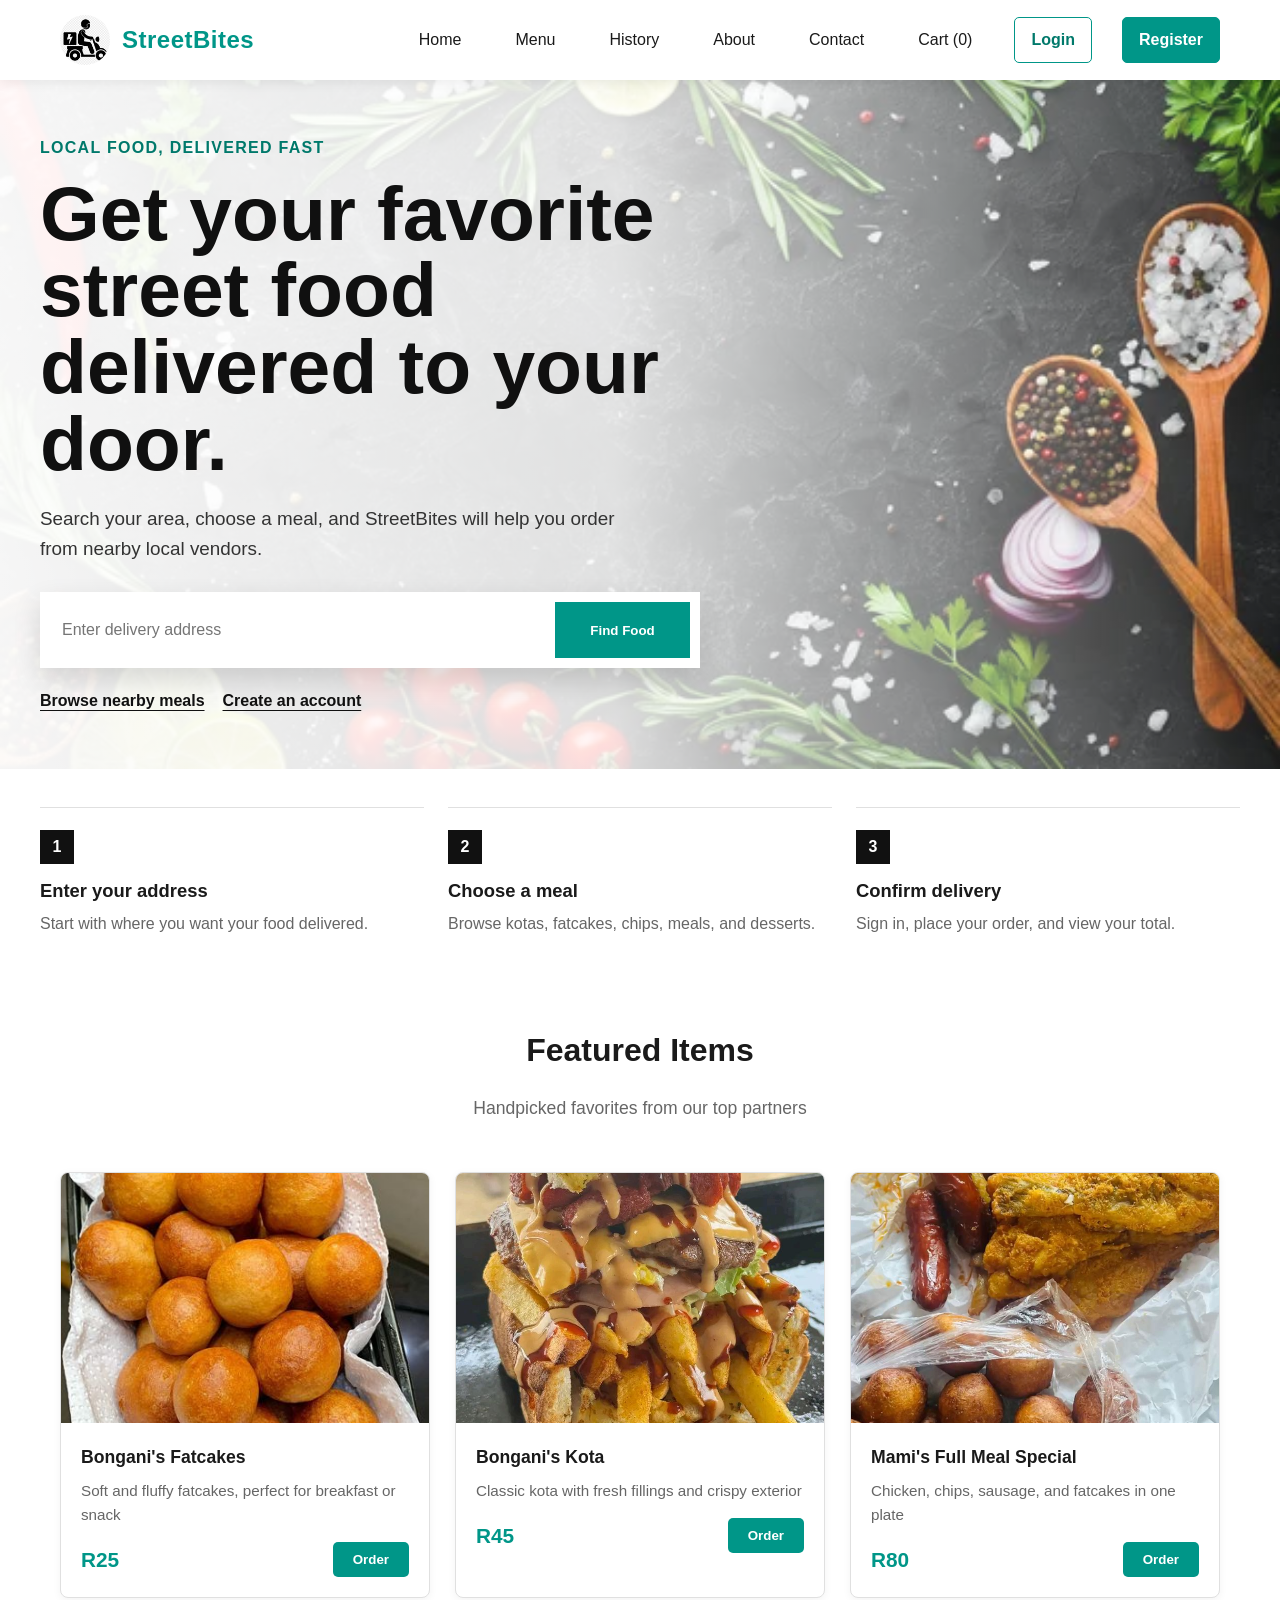
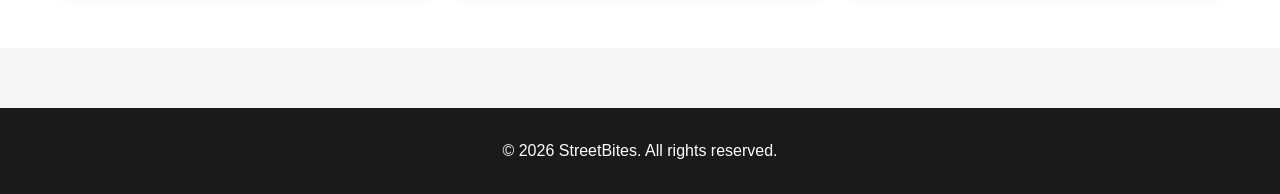
<file: Web App/index.html>
<!DOCTYPE html>
<html lang="en">
<head>
  <!-- Basic page settings and linked assets -->
  <meta charset="UTF-8">
  <meta name="viewport" content="width=device-width, initial-scale=1.0">
  <title>StreetBites - Food Delivery</title>
  <link rel="stylesheet" href="style.css">
  <script src="app.js" defer></script>
</head>
<body>

<!-- Site header with logo and navigation links -->
<header>
  <div class="header-content">
    <div class="logo"><img src="images/logo2.jpg" alt="StreetBites Logo"><span class="logo-text">StreetBites</span></div>
    <!-- Button used by app.js to open and close the mobile menu -->
    <button class="nav-toggle" type="button" aria-label="Open menu" aria-expanded="false">Menu</button>
    <nav>
      <a href="index.html">Home</a>
      <a href="dashboard.html">Menu</a>
      <a href="history.html">History</a>
      <a href="auth.html">About</a>
      <a href="contact.html">Contact</a>
      <a href="cart.html">Cart (<span data-cart-count>0</span>)</a>
      <a href="login.html">Login</a>
      <a href="register.html">Register</a>
    </nav>
  </div>
</header>

<main>
  <!-- Main landing hero with delivery address search -->
  <section class="delivery-hero banner-landing">
    <div class="delivery-hero-content">
      <p class="eyebrow">Local food, delivered fast</p>
      <h1>Get your favorite street food delivered to your door.</h1>
      <p class="hero-copy">Search your area, choose a meal, and StreetBites will help you order from nearby local vendors.</p>

      <!-- Address form sends users to the menu after validation -->
      <form class="address-search" id="addressSearchForm" novalidate>
        <label for="deliveryAddress" class="visually-hidden">Delivery address</label>
        <input type="text" id="deliveryAddress" name="deliveryAddress" placeholder="Enter delivery address">
        <button type="submit">Find Food</button>
      </form>
      <div class="message" id="addressMessage" hidden></div>

      <!-- Quick links for browsing or signing up -->
      <div class="hero-actions">
        <a class="text-link" href="dashboard.html">Browse nearby meals</a>
        <a class="text-link" href="register.html">Create an account</a>
      </div>
    </div>

  </section>

  <!-- Three simple steps explaining the ordering flow -->
  <section class="quick-steps">
    <div>
      <span>1</span>
      <h2>Enter your address</h2>
      <p>Start with where you want your food delivered.</p>
    </div>
    <div>
      <span>2</span>
      <h2>Choose a meal</h2>
      <p>Browse kotas, fatcakes, chips, meals, and desserts.</p>
    </div>
    <div>
      <span>3</span>
      <h2>Confirm delivery</h2>
      <p>Sign in, place your order, and view your total.</p>
    </div>
  </section>

  <!-- Featured products shown on the home page -->
  <div class="products-section">
    <div class="container">
      <div class="products-header">
        <h2>Featured Items</h2>
        <p>Handpicked favorites from our top partners</p>
      </div>
      
      <div class="product-grid">
        <div class="product-card fade-in">
          <img src="images/Bongani 's  fatcakes.jpg" alt="Fatcakes" class="product-image">
          <div class="product-info">
            <h3 class="product-name">Bongani's Fatcakes</h3>
            <p class="product-desc">Soft and fluffy fatcakes, perfect for breakfast or snack</p>
            <div class="product-footer">
              <span class="product-price">R25</span>
              <button class="product-btn" type="button" data-featured-order="fatcakes">Order</button>
            </div>
          </div>
        </div>

        <div class="product-card fade-in">
          <img src="images/Bongani's kota.jpg" alt="Kota" class="product-image">
          <div class="product-info">
            <h3 class="product-name">Bongani's Kota</h3>
            <p class="product-desc">Classic kota with fresh fillings and crispy exterior</p>
            <div class="product-footer">
              <span class="product-price">R45</span>
              <button class="product-btn" type="button" data-featured-order="kota">Order</button>
            </div>
          </div>
        </div>

        <div class="product-card fade-in">
          <img src="images/mamis  full meal special.jpg" alt="Mami's Full Meal Special" class="product-image">
          <div class="product-info">
            <h3 class="product-name">Mami's Full Meal Special</h3>
            <p class="product-desc">Chicken, chips, sausage, and fatcakes in one plate</p>
            <div class="product-footer">
              <span class="product-price">R80</span>
              <button class="product-btn" type="button" data-featured-order="mamis-full-meal">Order</button>
            </div>
          </div>
        </div>
      </div>
    </div>
  </div>
</main>

<!-- Site footer -->
<footer>
  <p>&copy; 2026 StreetBites. All rights reserved.</p>
</footer>

</body>
</html>
</file>
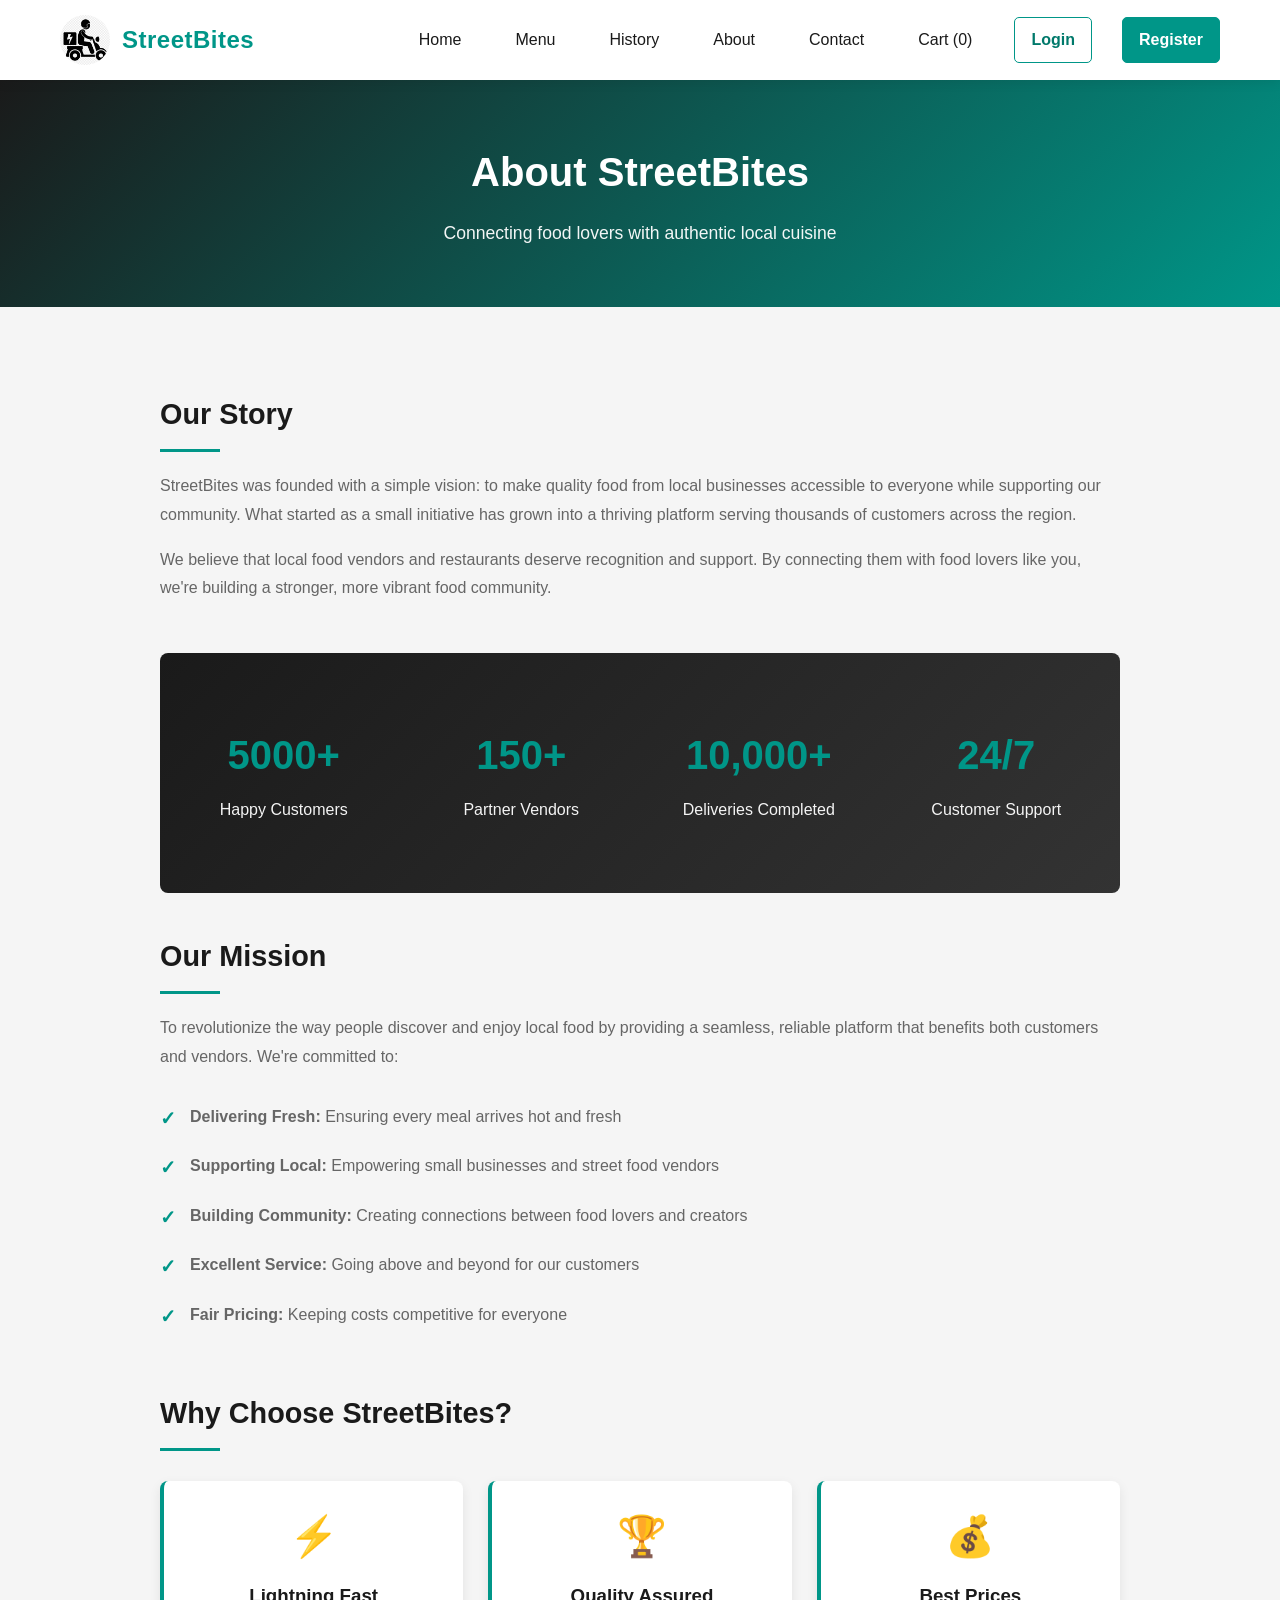
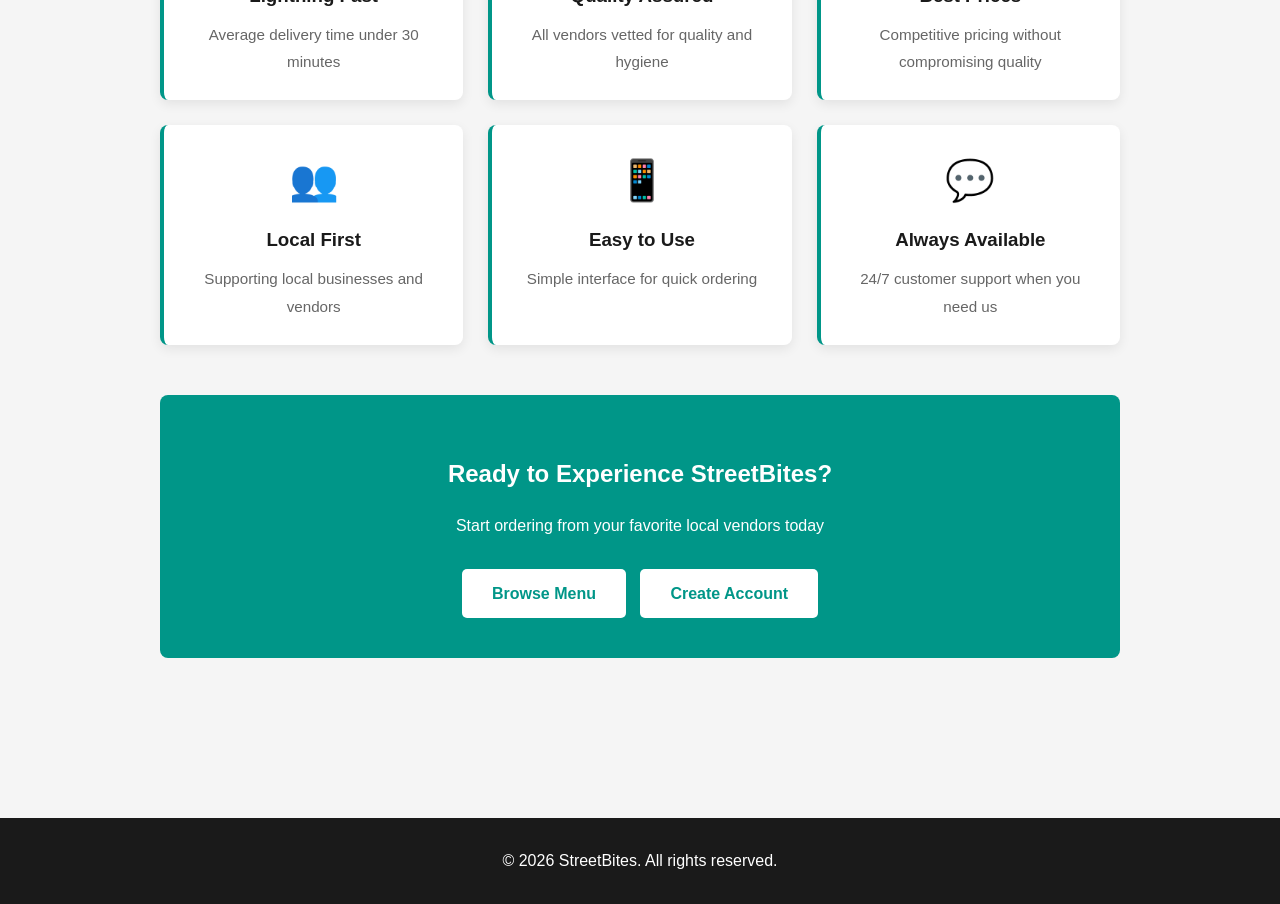
<file: Web App/auth.html>
<!DOCTYPE html>
<html lang="en">
<head>
  <!-- Basic page settings and linked assets -->
  <meta charset="UTF-8">
  <meta name="viewport" content="width=device-width, initial-scale=1.0">
  <title>About Us - StreetBites</title>
  <link rel="stylesheet" href="style.css">
  <script src="app.js" defer></script>
  <style>
    /* About page hero, information sections, stats, feature cards, and call-to-action styling */
    .about-hero {
      background: linear-gradient(135deg, var(--primary) 0%, var(--accent) 100%);
      color: white;
      padding: 60px 20px;
      text-align: center;
    }
    
    .about-hero h1 {
      font-size: 2.5em;
      margin: 0 0 15px 0;
    }
    
    .about-hero p {
      font-size: 1.1em;
      margin: 0;
      opacity: 0.95;
    }
    
    .about-content {
      max-width: 1000px;
      margin: 0 auto;
      padding: 60px 20px;
    }
    
    .about-section {
      margin-bottom: 50px;
    }
    
    .about-section h2 {
      color: var(--primary);
      font-size: 1.8em;
      margin-bottom: 20px;
      position: relative;
      padding-bottom: 15px;
    }
    
    .about-section h2::after {
      content: '';
      position: absolute;
      bottom: 0;
      left: 0;
      width: 60px;
      height: 3px;
      background: var(--accent);
    }
    
    .about-section p {
      color: var(--text-light);
      line-height: 1.8;
      margin-bottom: 15px;
    }
    
    .features-grid {
      display: grid;
      grid-template-columns: repeat(auto-fit, minmax(250px, 1fr));
      gap: 25px;
      margin: 30px 0;
    }
    
    .feature-card {
      background: white;
      padding: 25px;
      border-radius: 8px;
      box-shadow: 0 4px 12px rgba(0,0,0,0.08);
      text-align: center;
      transition: all 0.3s;
      border-left: 4px solid var(--accent);
    }
    
    .feature-card:hover {
      transform: translateY(-5px);
      box-shadow: 0 8px 20px rgba(0,156,136,0.15);
    }
    
    .feature-icon {
      font-size: 2.5em;
      margin-bottom: 15px;
      height: 60px;
      display: flex;
      align-items: center;
      justify-content: center;
    }
    
    .feature-card h3 {
      color: var(--primary);
      margin: 0 0 10px 0;
    }
    
    .feature-card p {
      color: var(--text-light);
      margin: 0;
      font-size: 0.95em;
    }
    
    .stats-section {
      background: linear-gradient(135deg, var(--primary) 0%, var(--primary-light) 100%);
      color: white;
      padding: 50px 20px;
      border-radius: 8px;
      margin: 40px 0;
    }
    
    .stats-grid {
      display: grid;
      grid-template-columns: repeat(auto-fit, minmax(200px, 1fr));
      gap: 30px;
      text-align: center;
    }
    
    .stat {
      padding: 20px;
    }
    
    .stat-number {
      font-size: 2.5em;
      font-weight: bold;
      margin-bottom: 10px;
      color: var(--accent);
    }
    
    .stat-label {
      font-size: 1em;
      opacity: 0.95;
    }
    
    .values-list {
      list-style: none;
      padding: 0;
      margin: 20px 0;
    }
    
    .values-list li {
      padding: 12px 0;
      padding-left: 30px;
      position: relative;
      color: var(--text-light);
      line-height: 1.6;
    }
    
    .values-list li::before {
      content: '✓';
      position: absolute;
      left: 0;
      color: var(--accent);
      font-weight: bold;
      font-size: 1.2em;
    }
    
    .cta-section {
      background: var(--accent);
      color: white;
      padding: 40px 20px;
      border-radius: 8px;
      text-align: center;
      margin: 40px 0;
    }
    
    .cta-section h2 {
      color: white;
      margin-bottom: 20px;
    }
    
    .cta-section h2::after {
      background: white;
    }
    
    .cta-btn {
      display: inline-block;
      background: white;
      color: var(--accent);
      padding: 12px 30px;
      border-radius: 5px;
      text-decoration: none;
      font-weight: 600;
      transition: all 0.3s;
      margin-top: 15px;
    }
    
    .cta-btn:hover {
      transform: scale(1.05);
      box-shadow: 0 4px 12px rgba(0,0,0,0.2);
    }
  </style>
</head>
<body>

<!-- Site header with logo and navigation links -->
<header>
  <div class="header-content">
    <div class="logo"><img src="images/logo2.jpg" alt="StreetBites Logo"><span class="logo-text">StreetBites</span></div>
    <!-- Button used by app.js to open and close the mobile menu -->
    <button class="nav-toggle" type="button" aria-label="Open menu" aria-expanded="false">Menu</button>
    <nav>
      <a href="index.html">Home</a>
      <a href="dashboard.html">Menu</a>
      <a href="history.html">History</a>
      <a href="auth.html">About</a>
      <a href="contact.html">Contact</a>
      <a href="cart.html">Cart (<span data-cart-count>0</span>)</a>
      <a href="login.html">Login</a>
      <a href="register.html">Register</a>
    </nav>
  </div>
</header>

<!-- About page hero banner -->
<div class="about-hero">
  <h1>About StreetBites</h1>
  <p>Connecting food lovers with authentic local cuisine</p>
</div>

<!-- Main about page content -->
<div class="about-content">
  <!-- Story section -->
  <div class="about-section">
    <h2>Our Story</h2>
    <p>StreetBites was founded with a simple vision: to make quality food from local businesses accessible to everyone while supporting our community. What started as a small initiative has grown into a thriving platform serving thousands of customers across the region.</p>
    <p>We believe that local food vendors and restaurants deserve recognition and support. By connecting them with food lovers like you, we're building a stronger, more vibrant food community.</p>
  </div>
  
  <!-- Platform statistics section -->
  <div class="stats-section">
    <div class="stats-grid">
      <div class="stat">
        <div class="stat-number">5000+</div>
        <div class="stat-label">Happy Customers</div>
      </div>
      <div class="stat">
        <div class="stat-number">150+</div>
        <div class="stat-label">Partner Vendors</div>
      </div>
      <div class="stat">
        <div class="stat-number">10,000+</div>
        <div class="stat-label">Deliveries Completed</div>
      </div>
      <div class="stat">
        <div class="stat-number">24/7</div>
        <div class="stat-label">Customer Support</div>
      </div>
    </div>
  </div>
  
  <!-- Mission and values section -->
  <div class="about-section">
    <h2>Our Mission</h2>
    <p>To revolutionize the way people discover and enjoy local food by providing a seamless, reliable platform that benefits both customers and vendors. We're committed to:</p>
    <ul class="values-list">
      <li><strong>Delivering Fresh:</strong> Ensuring every meal arrives hot and fresh</li>
      <li><strong>Supporting Local:</strong> Empowering small businesses and street food vendors</li>
      <li><strong>Building Community:</strong> Creating connections between food lovers and creators</li>
      <li><strong>Excellent Service:</strong> Going above and beyond for our customers</li>
      <li><strong>Fair Pricing:</strong> Keeping costs competitive for everyone</li>
    </ul>
  </div>
  
  <!-- Feature cards explaining why customers should choose StreetBites -->
  <div class="about-section">
    <h2>Why Choose StreetBites?</h2>
    <div class="features-grid">
      <div class="feature-card">
        <div class="feature-icon">⚡</div>
        <h3>Lightning Fast</h3>
        <p>Average delivery time under 30 minutes</p>
      </div>
      <div class="feature-card">
        <div class="feature-icon">🏆</div>
        <h3>Quality Assured</h3>
        <p>All vendors vetted for quality and hygiene</p>
      </div>
      <div class="feature-card">
        <div class="feature-icon">💰</div>
        <h3>Best Prices</h3>
        <p>Competitive pricing without compromising quality</p>
      </div>
      <div class="feature-card">
        <div class="feature-icon">👥</div>
        <h3>Local First</h3>
        <p>Supporting local businesses and vendors</p>
      </div>
      <div class="feature-card">
        <div class="feature-icon">📱</div>
        <h3>Easy to Use</h3>
        <p>Simple interface for quick ordering</p>
      </div>
      <div class="feature-card">
        <div class="feature-icon">💬</div>
        <h3>Always Available</h3>
        <p>24/7 customer support when you need us</p>
      </div>
    </div>
  </div>
  
  <!-- Final call-to-action links -->
  <div class="cta-section">
    <h2>Ready to Experience StreetBites?</h2>
    <p style="margin: 0 0 15px 0;">Start ordering from your favorite local vendors today</p>
    <a href="dashboard.html" class="cta-btn">Browse Menu</a>
    <a href="register.html" class="cta-btn" style="margin-left: 10px; background: white; color: var(--accent);">Create Account</a>
  </div>
</div>

<!-- Site footer -->
<footer>
  <p>&copy; 2026 StreetBites. All rights reserved.</p>
</footer>

</body>
</html>
</file>
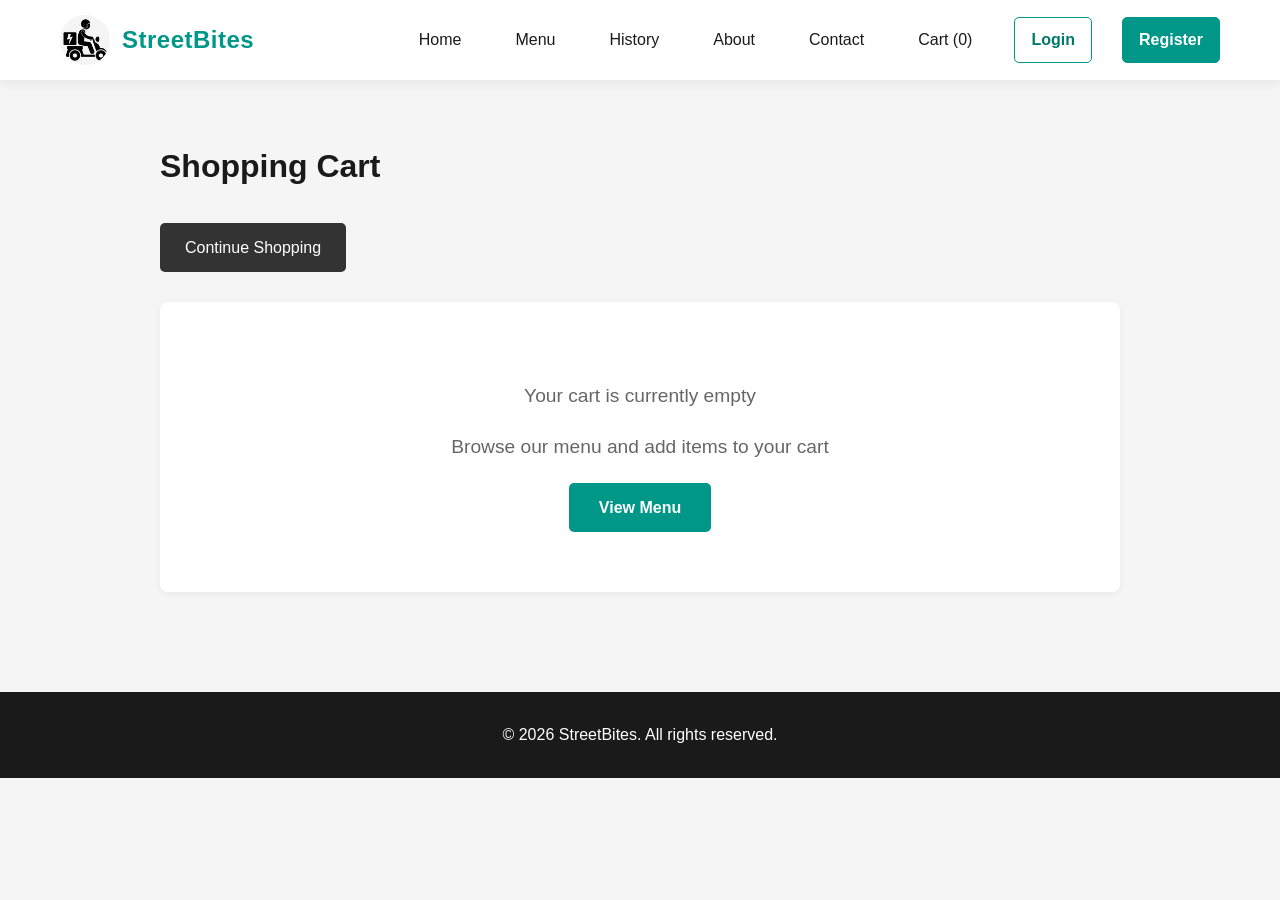
<file: Web App/cart.html>
<!DOCTYPE html>
<html lang="en">
<head>
  <!-- Basic page settings and linked assets -->
  <meta charset="UTF-8">
  <meta name="viewport" content="width=device-width, initial-scale=1.0">
  <title>Shopping Cart - StreetBites</title>
  <link rel="stylesheet" href="style.css">
  <script src="app.js" defer></script>
  <style>
    /* Cart page layout, table, summary, and checkout button styling */
    .cart-container {
      max-width: 1000px;
      margin: 0 auto;
      padding: 40px 20px;
    }
    
    .cart-title {
      font-size: 2em;
      margin-bottom: 30px;
      color: var(--primary);
    }
    
    .empty-cart {
      text-align: center;
      padding: 60px 20px;
      background: white;
      border-radius: 8px;
      box-shadow: 0 2px 8px rgba(0,0,0,0.05);
    }
    
    .empty-cart p {
      font-size: 1.2em;
      color: var(--text-light);
      margin-bottom: 20px;
    }
    
    .empty-cart a {
      display: inline-block;
      background: var(--accent);
      color: white;
      padding: 12px 30px;
      border-radius: 5px;
      text-decoration: none;
      font-weight: 600;
      transition: background 0.3s;
    }
    
    .empty-cart a:hover {
      background: var(--accent-dark);
    }
    
    .cart-table {
      width: 100%;
      border-collapse: collapse;
      background: white;
      border-radius: 8px;
      overflow: hidden;
      box-shadow: 0 2px 8px rgba(0,0,0,0.05);
      margin-bottom: 30px;
    }
    
    .cart-table thead {
      background: var(--primary);
      color: white;
    }
    
    .cart-table th {
      padding: 15px;
      text-align: left;
      font-weight: 600;
    }
    
    .cart-table td {
      padding: 15px;
      border-bottom: 1px solid var(--border);
    }
    
    .cart-table tr:last-child td {
      border-bottom: none;
    }
    
    .quantity-control {
      display: flex;
      align-items: center;
      gap: 10px;
    }
    
    .quantity-control button {
      width: 30px;
      height: 30px;
      padding: 0;
      border: 1px solid var(--border);
      background: white;
      cursor: pointer;
      border-radius: 3px;
    }
    
    .quantity-control input {
      width: 50px;
      text-align: center;
      border: 1px solid var(--border);
      padding: 5px;
      border-radius: 3px;
    }
    
    .remove-btn {
      background: #dc3545;
      color: white;
      border: none;
      padding: 8px 15px;
      border-radius: 5px;
      cursor: pointer;
      font-size: 0.9em;
    }
    
    .remove-btn:hover {
      background: #c82333;
    }
    
    .cart-summary {
      background: white;
      padding: 25px;
      border-radius: 8px;
      box-shadow: 0 2px 8px rgba(0,0,0,0.05);
      max-width: 400px;
      margin-left: auto;
    }
    
    .summary-row {
      display: flex;
      justify-content: space-between;
      padding: 10px 0;
      border-bottom: 1px solid var(--border);
    }
    
    .summary-row.total {
      border-bottom: none;
      margin-top: 15px;
      padding: 15px 0;
      font-size: 1.2em;
      font-weight: 700;
      color: var(--accent);
    }
    
    .checkout-btn {
      width: 100%;
      background: var(--accent);
      color: white;
      border: none;
      padding: 15px;
      border-radius: 5px;
      font-size: 1em;
      font-weight: 600;
      cursor: pointer;
      margin-top: 20px;
      transition: background 0.3s;
    }
    
    .checkout-btn:hover {
      background: var(--accent-dark);
    }
    
    .continue-shopping {
      display: inline-block;
      background: var(--primary-light);
      color: white;
      padding: 12px 25px;
      text-decoration: none;
      border-radius: 5px;
      margin-bottom: 30px;
      transition: background 0.3s;
    }
    
    .continue-shopping:hover {
      background: var(--primary);
    }
  </style>
</head>
<body>

<!-- Site header with logo and navigation links -->
<header>
  <div class="header-content">
    <div class="logo"><img src="images/logo2.jpg" alt="StreetBites Logo"><span class="logo-text">StreetBites</span></div>
    <!-- Button used by app.js to open and close the mobile menu -->
    <button class="nav-toggle" type="button" aria-label="Open menu" aria-expanded="false">Menu</button>
    <nav>
      <a href="index.html">Home</a>
      <a href="dashboard.html">Menu</a>
      <a href="history.html">History</a>
      <a href="auth.html">About</a>
      <a href="contact.html">Contact</a>
      <a href="cart.html">Cart (<span data-cart-count>0</span>)</a>
      <a href="login.html">Login</a>
      <a href="register.html">Register</a>
    </nav>
  </div>
</header>

<!-- Shopping cart page content -->
<div class="cart-container">
  <h1 class="cart-title">Shopping Cart</h1>
  
  <a href="dashboard.html" class="continue-shopping">Continue Shopping</a>
  
  <!-- Empty cart message shown when there are no saved cart items -->
  <div class="empty-cart" id="emptyCart">
    <p>Your cart is currently empty</p>
    <p>Browse our menu and add items to your cart</p>
    <a href="dashboard.html">View Menu</a>
  </div>
  
  <!-- Cart table is filled by app.js when items are added -->
  <table class="cart-table" style="display: none;" id="cartTable">
    <thead>
      <tr>
        <th>Product</th>
        <th>Price</th>
        <th>Quantity</th>
        <th>Total</th>
        <th>Action</th>
      </tr>
    </thead>
    <tbody id="cartItems">
    </tbody>
  </table>
  
  <!-- Order totals shown after cart items are rendered -->
  <div class="cart-summary" style="display: none;" id="cartSummary">
    <div class="summary-row">
      <span>Subtotal:</span>
      <span id="subtotal">R0.00</span>
    </div>
    <div class="summary-row">
      <span>Delivery Fee:</span>
      <span>R25.00</span>
    </div>
    <div class="summary-row total">
      <span>Total:</span>
      <span id="total">R0.00</span>
    </div>
    <button class="checkout-btn" type="button" id="checkoutJump">Proceed to Checkout</button>
  </div>

  <!-- Checkout form used to create a saved order -->
  <div class="form-section checkout-panel" id="checkoutPanel" style="display: none;">
    <h2>Delivery Details</h2>
    <form id="checkoutForm" novalidate>
      <div class="form-group">
        <label for="customerName">Full Name</label>
        <input type="text" id="customerName" name="customerName" placeholder="John Doe">
      </div>

      <div class="form-group">
        <label for="customerPhone">Phone Number</label>
        <input type="tel" id="customerPhone" name="customerPhone" placeholder="+27 72 123 4567">
      </div>

      <div class="form-group">
        <label for="customerAddress">Delivery Address</label>
        <textarea id="customerAddress" name="customerAddress" rows="4" placeholder="Street address, suburb, city"></textarea>
      </div>

      <div class="form-group">
        <label for="paymentMethod">Payment Method</label>
        <select id="paymentMethod" name="paymentMethod">
          <option value="">Choose a payment method</option>
          <option value="cash">Cash on delivery</option>
          <option value="card">Card on delivery</option>
          <option value="eft">Instant EFT</option>
        </select>
      </div>

      <div class="message" id="checkoutMessage" hidden></div>
      <button type="submit">Place Order</button>
    </form>
  </div>
</div>

<!-- Site footer -->
<footer>
  <p>&copy; 2026 StreetBites. All rights reserved.</p>
</footer>

</body>
</html>
</file>
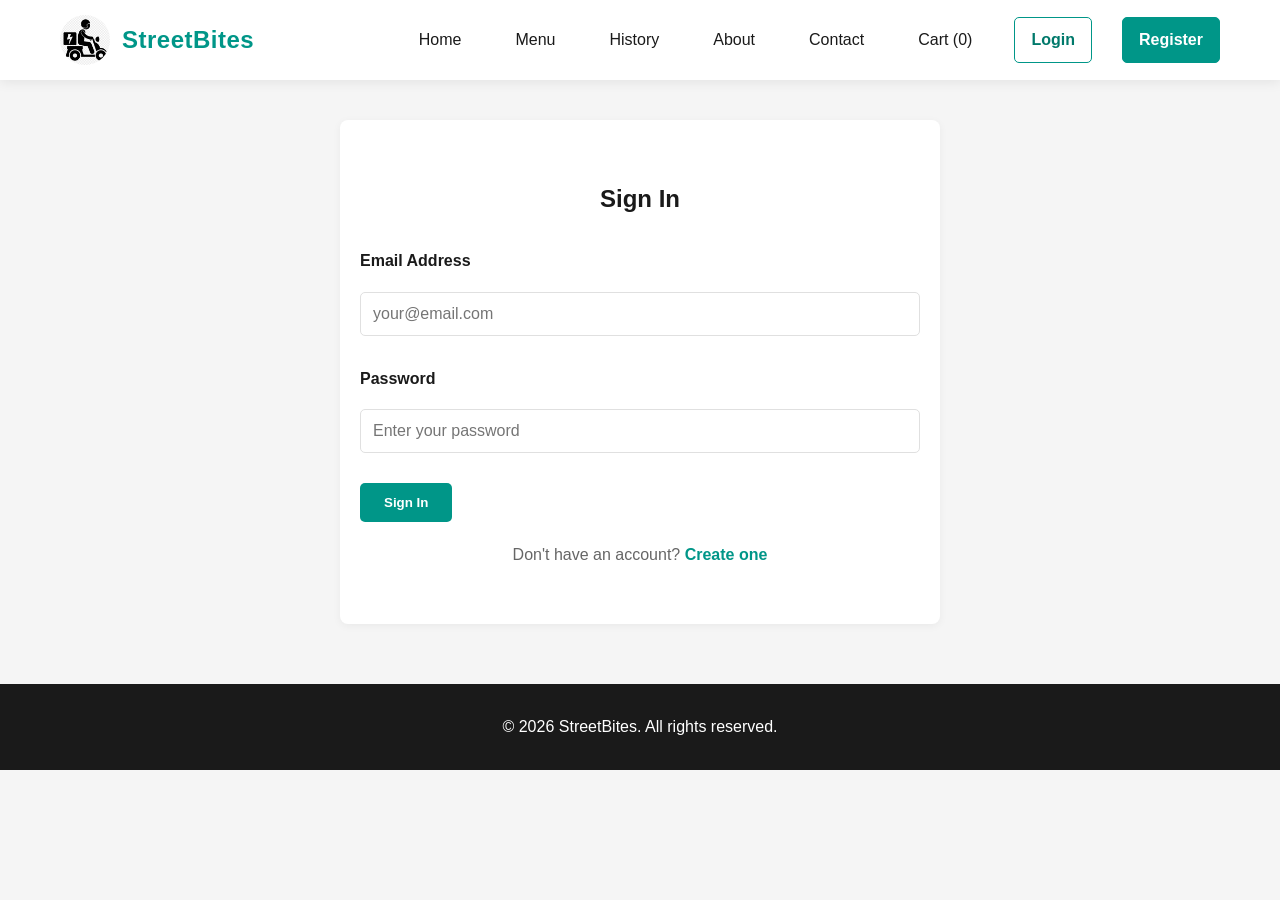
<file: Web App/connect.html>
<!DOCTYPE html>
<html lang="en">
<head>
  <!-- Basic page settings and linked assets -->
  <meta charset="UTF-8">
  <meta name="viewport" content="width=device-width, initial-scale=1.0">
  <title>Login - StreetBites</title>
  <link rel="stylesheet" href="style.css">
  <script src="app.js" defer></script>
</head>
<body>

<!-- Site header with logo and navigation links -->
<header>
  <div class="header-content">
    <div class="logo"><img src="images/logo2.jpg" alt="StreetBites Logo"><span class="logo-text">StreetBites</span></div>
    <!-- Button used by app.js to open and close the mobile menu -->
    <button class="nav-toggle" type="button" aria-label="Open menu" aria-expanded="false">Menu</button>
    <nav>
      <a href="index.html">Home</a>
      <a href="dashboard.html">Menu</a>
      <a href="history.html">History</a>
      <a href="auth.html">About</a>
      <a href="contact.html">Contact</a>
      <a href="cart.html">Cart (<span data-cart-count>0</span>)</a>
      <a href="login.html">Login</a>
      <a href="register.html">Register</a>
    </nav>
  </div>
</header>

<!-- Login form section -->
<div class="form-section">
  <h2>Sign In</h2>
  
  <!-- novalidate lets custom JavaScript validation handle form errors -->
  <form id="loginForm" novalidate>
    <!-- User email input -->
    <div class="form-group">
      <label for="connectEmail">Email Address</label>
      <input type="email" id="connectEmail" name="email" placeholder="your@email.com">
    </div>
    
    <!-- User password input -->
    <div class="form-group">
      <label for="connectPassword">Password</label>
      <input type="password" id="connectPassword" name="password" placeholder="Enter your password">
    </div>
    
    <!-- Hidden message area for success or error feedback -->
    <div class="message" id="loginMessage" hidden></div>
    <button type="submit">Sign In</button>
  </form>
  
  <!-- Link for users who need to create a new account -->
  <p style="text-align: center; color: var(--text-light); margin-top: 20px;">
    Don't have an account? <a href="#" style="color: var(--accent); text-decoration: none; font-weight: 600;">Create one</a>
  </p>
</div>

<!-- Site footer -->
<footer>
  <p>&copy; 2026 StreetBites. All rights reserved.</p>
</footer>

</body>
</html>
</file>
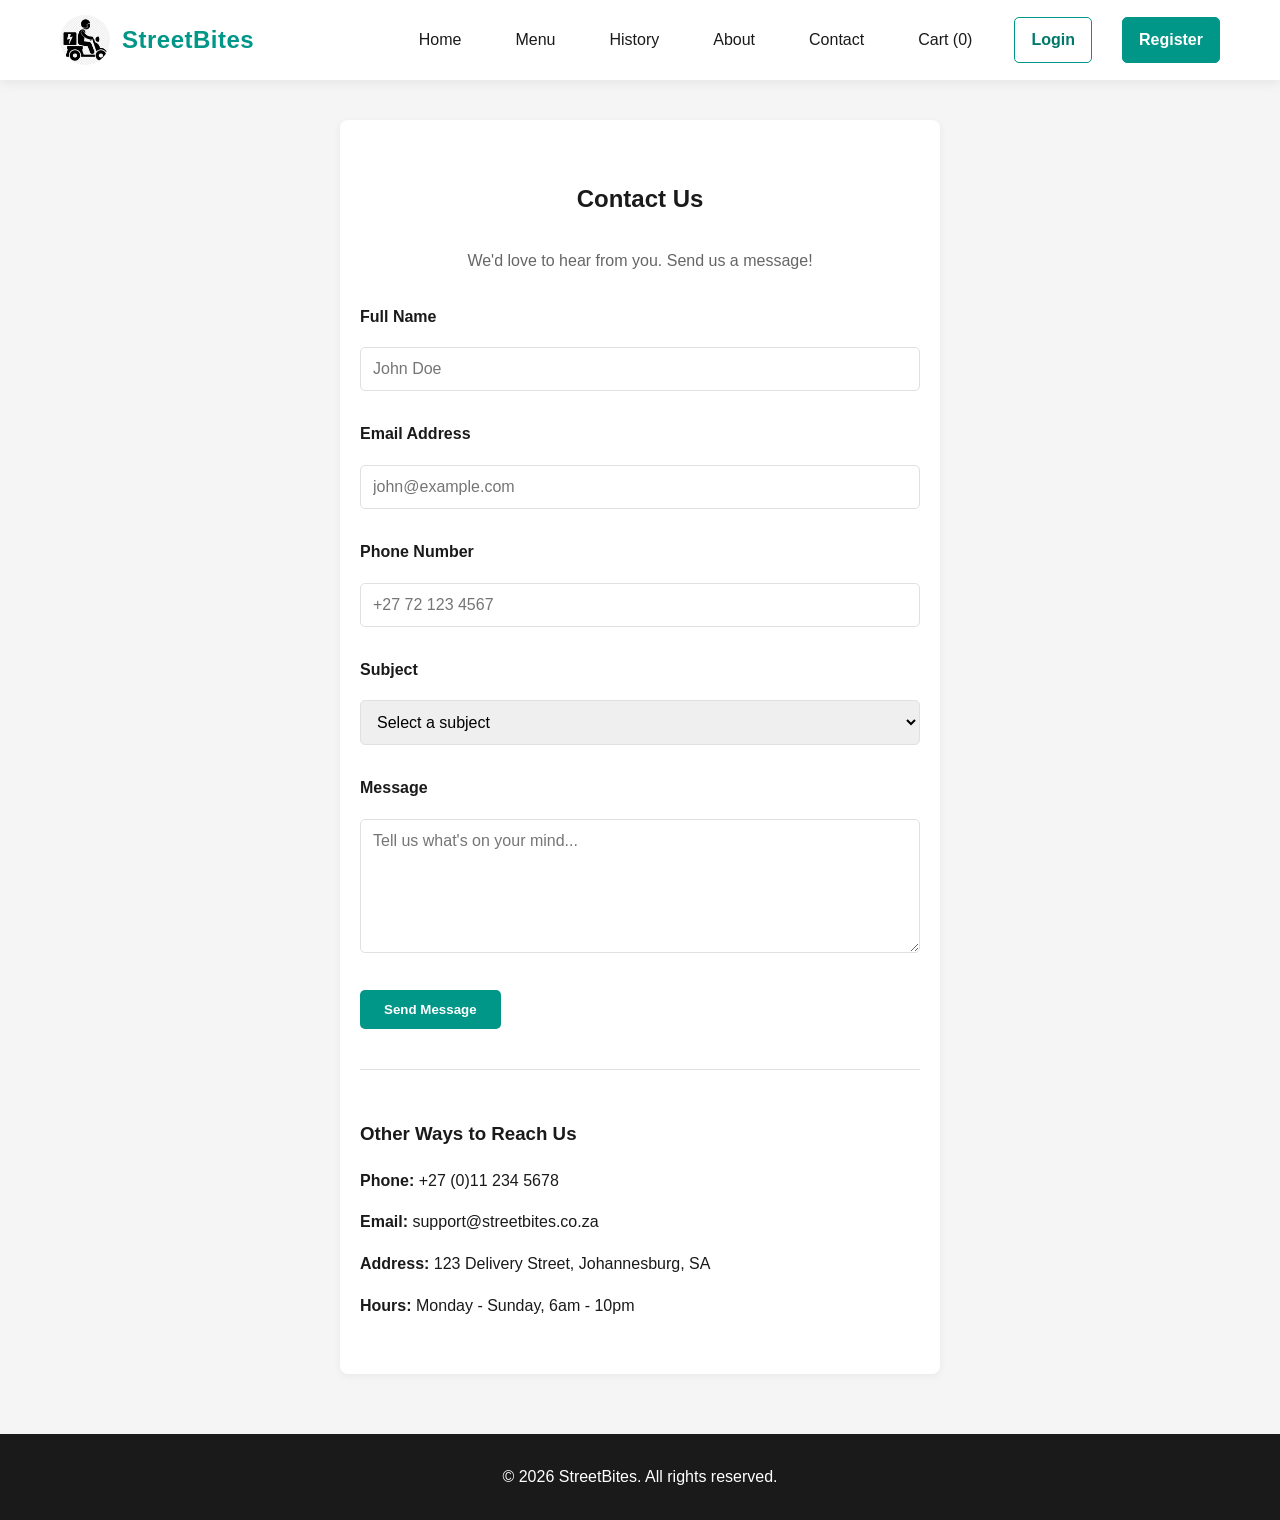
<file: Web App/contact.html>
<!DOCTYPE html>
<html lang="en">
<head>
  <!-- Basic page settings and linked assets -->
  <meta charset="UTF-8">
  <meta name="viewport" content="width=device-width, initial-scale=1.0">
  <title>Contact Us - StreetBites</title>
  <link rel="stylesheet" href="style.css">
  <script src="app.js" defer></script>
</head>
<body>

<!-- Site header with logo and navigation links -->
<header>
  <div class="header-content">
    <div class="logo"><img src="images/logo2.jpg" alt="StreetBites Logo"><span class="logo-text">StreetBites</span></div>
    <!-- Button used by app.js to open and close the mobile menu -->
    <button class="nav-toggle" type="button" aria-label="Open menu" aria-expanded="false">Menu</button>
    <nav>
      <a href="index.html">Home</a>
      <a href="dashboard.html">Menu</a>
      <a href="history.html">History</a>
      <a href="auth.html">About</a>
      <a href="contact.html">Contact</a>
      <a href="cart.html">Cart (<span data-cart-count>0</span>)</a>
      <a href="login.html">Login</a>
      <a href="register.html">Register</a>
    </nav>
  </div>
</header>

<!-- Contact form section -->
<div class="form-section">
  <h2>Contact Us</h2>
  <p style="text-align: center; color: var(--text-light); margin-bottom: 30px;">We'd love to hear from you. Send us a message!</p>
  
  <!-- novalidate lets custom JavaScript validation handle form errors -->
  <form id="contactForm" novalidate>
    <!-- Sender contact details -->
    <div class="form-group">
      <label for="fullName">Full Name</label>
      <input type="text" id="fullName" name="fullName" placeholder="John Doe">
    </div>
    
    <!-- Message category and message body -->
    <div class="form-group">
      <label for="email">Email Address</label>
      <input type="email" id="email" name="email" placeholder="john@example.com">
    </div>
    
    <div class="form-group">
      <label for="phone">Phone Number</label>
      <input type="tel" id="phone" name="phone" placeholder="+27 72 123 4567">
    </div>
    
    <div class="form-group">
      <label for="subject">Subject</label>
      <select id="subject" name="subject">
        <option value="">Select a subject</option>
        <option value="delivery">Delivery Issue</option>
        <option value="quality">Quality Concern</option>
        <option value="general">General Inquiry</option>
        <option value="partnership">Partnership</option>
      </select>
    </div>
    
    <div class="form-group">
      <label for="message">Message</label>
      <textarea id="message" name="message" placeholder="Tell us what's on your mind..." rows="6"></textarea>
    </div>
    
    <!-- Hidden message area for success or error feedback -->
    <div class="message" id="contactMessage" hidden></div>
    <button type="submit">Send Message</button>
  </form>
  
  <!-- Static contact information -->
  <div style="margin-top: 40px; padding-top: 30px; border-top: 1px solid var(--border);">
    <h3>Other Ways to Reach Us</h3>
    <p><strong>Phone:</strong> +27 (0)11 234 5678</p>
    <p><strong>Email:</strong> support@streetbites.co.za</p>
    <p><strong>Address:</strong> 123 Delivery Street, Johannesburg, SA</p>
    <p><strong>Hours:</strong> Monday - Sunday, 6am - 10pm</p>
  </div>
</div>

<!-- Site footer -->
<footer>
  <p>&copy; 2026 StreetBites. All rights reserved.</p>
</footer>

</body>
</html>
</file>
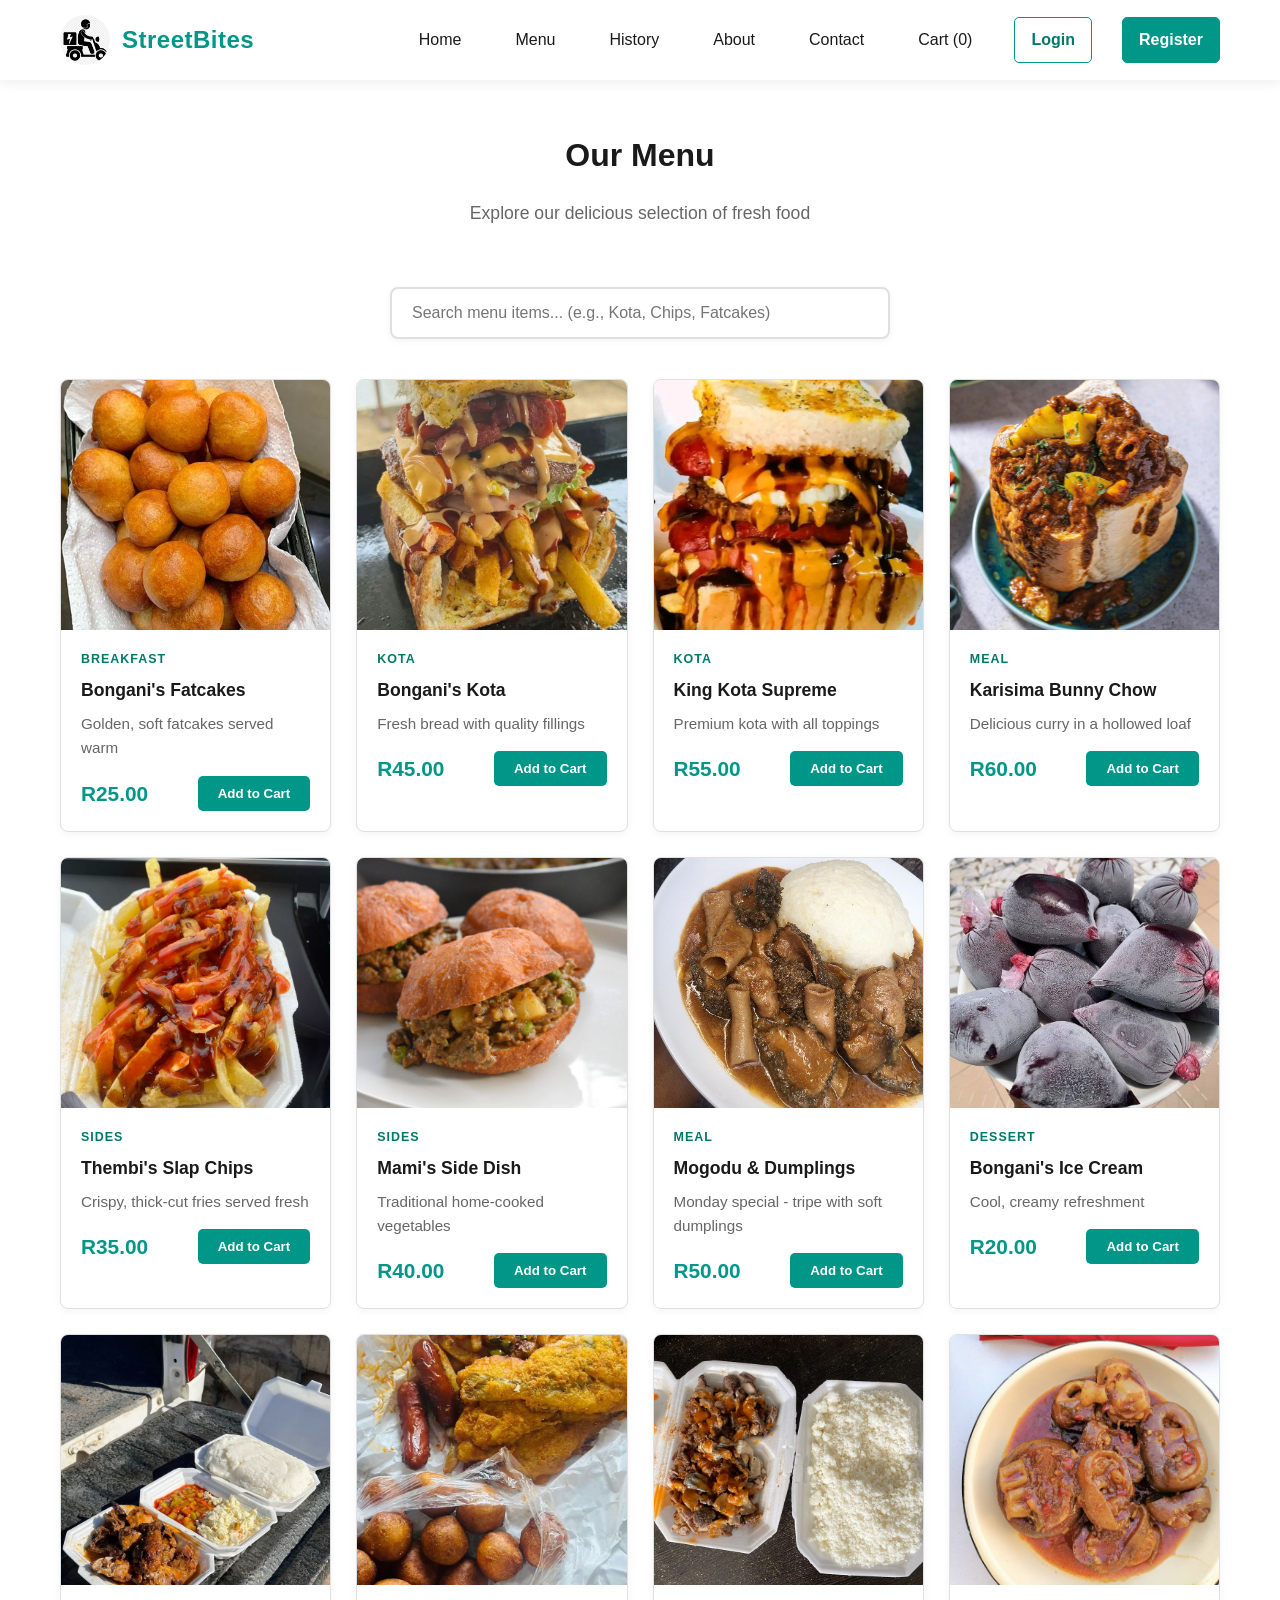
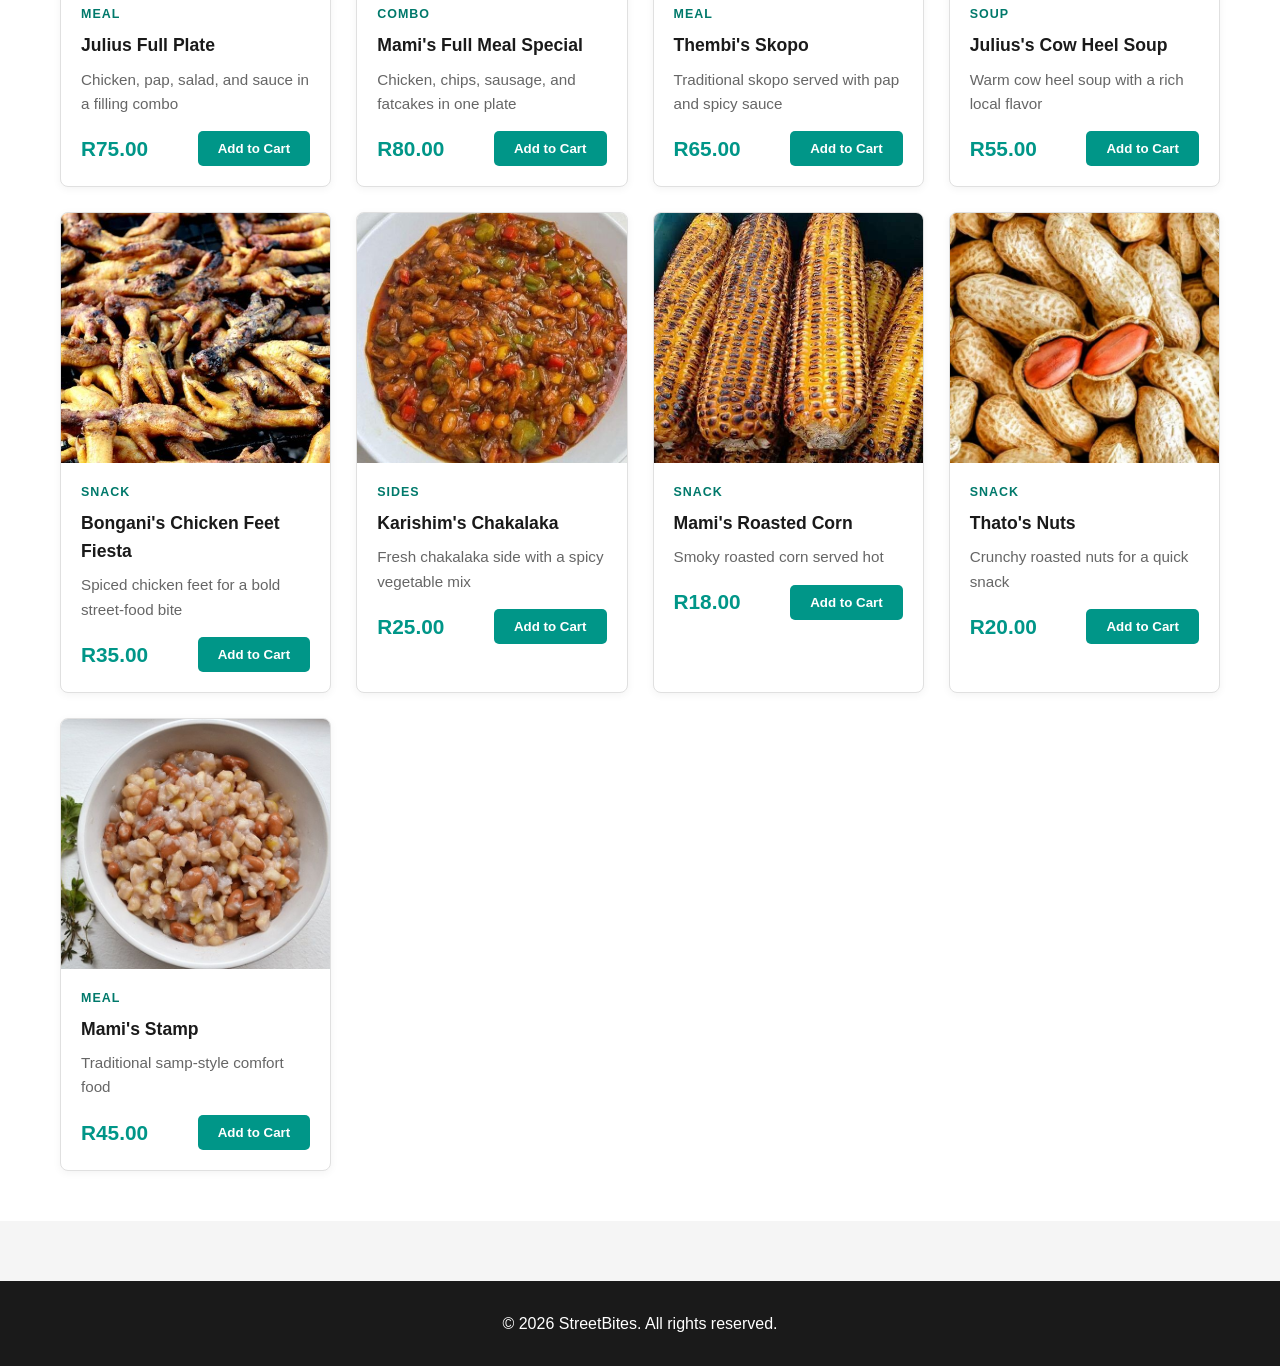
<file: Web App/dashboard.html>
<!DOCTYPE html>
<html lang="en">
<head>
  <!-- Basic page settings and linked assets -->
  <meta charset="UTF-8">
  <meta name="viewport" content="width=device-width, initial-scale=1.0">
  <title>Menu - StreetBites</title>
  <link rel="stylesheet" href="style.css">
  <script src="app.js" defer></script>
  <style>
    /* Menu page search bar and empty-results styling */
    .search-container {
      margin-bottom: 30px;
      display: flex;
      justify-content: center;
    }
    
    .search-box {
      width: 100%;
      max-width: 500px;
      position: relative;
    }
    
    .search-box input {
      width: 100%;
      padding: 15px 20px;
      font-size: 1em;
      border: 2px solid var(--border);
      border-radius: 8px;
      transition: all 0.3s;
      box-shadow: 0 2px 8px rgba(0,0,0,0.05);
    }
    
    .search-box input:focus {
      border-color: var(--accent);
      box-shadow: 0 4px 12px rgba(0,156,136,0.15);
      outline: none;
    }
    
    .no-results {
      text-align: center;
      padding: 60px 20px;
      background: white;
      border-radius: 8px;
      box-shadow: 0 2px 8px rgba(0,0,0,0.05);
      margin-top: 30px;
      display: none;
    }
    
    .no-results p {
      color: var(--text-light);
      font-size: 1.1em;
    }
  </style>
</head>
<body>

<!-- Site header with logo and navigation links -->
<header>
  <div class="header-content">
    <div class="logo"><img src="images/logo2.jpg" alt="StreetBites Logo"><span class="logo-text">StreetBites</span></div>
    <!-- Button used by app.js to open and close the mobile menu -->
    <button class="nav-toggle" type="button" aria-label="Open menu" aria-expanded="false">Menu</button>
    <nav>
      <a href="index.html">Home</a>
      <a href="dashboard.html">Menu</a>
      <a href="history.html">History</a>
      <a href="auth.html">About</a>
      <a href="contact.html">Contact</a>
      <a href="cart.html">Cart (<span data-cart-count>0</span>)</a>
      <a href="login.html">Login</a>
      <a href="register.html">Register</a>
    </nav>
  </div>
</header>

<!-- Menu page content -->
<div class="products-section">
  <div class="container">
    <div class="products-header">
      <h2>Our Menu</h2>
      <p>Explore our delicious selection of fresh food</p>
    </div>
    
    <!-- Search input filters the menu items in app.js -->
    <div class="search-container">
      <div class="search-box">
        <label for="searchInput" class="visually-hidden">Search menu items</label>
        <input type="text" id="searchInput" placeholder="Search menu items... (e.g., Kota, Chips, Fatcakes)">
      </div>
    </div>

    <div class="message" id="menuMessage" hidden></div>
    
    <!-- app.js replaces this sample grid with menu data when the page loads -->
    <div class="product-grid" id="productGrid">
      <div class="product-card fade-in">
        <img src="images/Bongani 's  fatcakes.jpg" alt="Fatcakes" class="product-image">
        <div class="product-info">
          <h3 class="product-name">Bongani's Fatcakes</h3>
          <p class="product-desc">Golden, soft fatcakes served warm</p>
          <div class="product-footer">
            <span class="product-price">R25</span>
            <button class="product-btn">Add to Cart</button>
          </div>
        </div>
      </div>

      <div class="product-card fade-in">
        <img src="images/Bongani's kota.jpg" alt="Kota" class="product-image">
        <div class="product-info">
          <h3 class="product-name">Bongani's Kota</h3>
          <p class="product-desc">Fresh bread with quality fillings</p>
          <div class="product-footer">
            <span class="product-price">R45</span>
            <button class="product-btn">Add to Cart</button>
          </div>
        </div>
      </div>

      <div class="product-card fade-in">
        <img src="images/julius extrem king kota.jpg" alt="King Kota" class="product-image">
        <div class="product-info">
          <h3 class="product-name">King Kota Supreme</h3>
          <p class="product-desc">Premium kota with all toppings</p>
          <div class="product-footer">
            <span class="product-price">R55</span>
            <button class="product-btn">Add to Cart</button>
          </div>
        </div>
      </div>

      <div class="product-card fade-in">
        <img src="images/karishim a   bunny chaow.jpg" alt="Bunny Chow" class="product-image">
        <div class="product-info">
          <h3 class="product-name">Karisima Bunny Chow</h3>
          <p class="product-desc">Delicious curry in a hollowed loaf</p>
          <div class="product-footer">
            <span class="product-price">R60</span>
            <button class="product-btn">Add to Cart</button>
          </div>
        </div>
      </div>

      <div class="product-card fade-in">
        <img src="images/Thembi 's slap chips  large.jpg" alt="Slap Chips" class="product-image">
        <div class="product-info">
          <h3 class="product-name">Thembi's Slap Chips</h3>
          <p class="product-desc">Crispy, thick-cut fries served fresh</p>
          <div class="product-footer">
            <span class="product-price">R35</span>
            <button class="product-btn">Add to Cart</button>
          </div>
        </div>
      </div>

      <div class="product-card fade-in">
        <img src="images/mamis  side dish.jpg" alt="Side Dish" class="product-image">
        <div class="product-info">
          <h3 class="product-name">Mami's Side Dish</h3>
          <p class="product-desc">Traditional home-cooked vegetables</p>
          <div class="product-footer">
            <span class="product-price">R40</span>
            <button class="product-btn">Add to Cart</button>
          </div>
        </div>
      </div>

      <div class="product-card fade-in">
        <img src="images/mogodu monday   mamis  specail dish.jpg" alt="Mogodu" class="product-image">
        <div class="product-info">
          <h3 class="product-name">Mogodu & Dumplings</h3>
          <p class="product-desc">Monday special - tripe with soft dumplings</p>
          <div class="product-footer">
            <span class="product-price">R50</span>
            <button class="product-btn">Add to Cart</button>
          </div>
        </div>
      </div>

      <div class="product-card fade-in">
        <img src="images/Bongani 's  ice s.jpg" alt="Ice Cream" class="product-image">
        <div class="product-info">
          <h3 class="product-name">Bongani's Ice Cream</h3>
          <p class="product-desc">Cool, creamy refreshment</p>
          <div class="product-footer">
            <span class="product-price">R20</span>
            <button class="product-btn">Add to Cart</button>
          </div>
        </div>
      </div>
    </div>
    
    <!-- Empty search result message -->
    <div class="no-results" id="noResults">
      <p>No menu items found matching your search.</p>
      <p style="font-size: 0.9em; color: var(--text-light);">Try searching for different items</p>
    </div>
  </div>
</div>

<!-- Site footer -->
<footer>
  <p>&copy; 2026 StreetBites. All rights reserved.</p>
</footer>

</body>
</html>
</file>
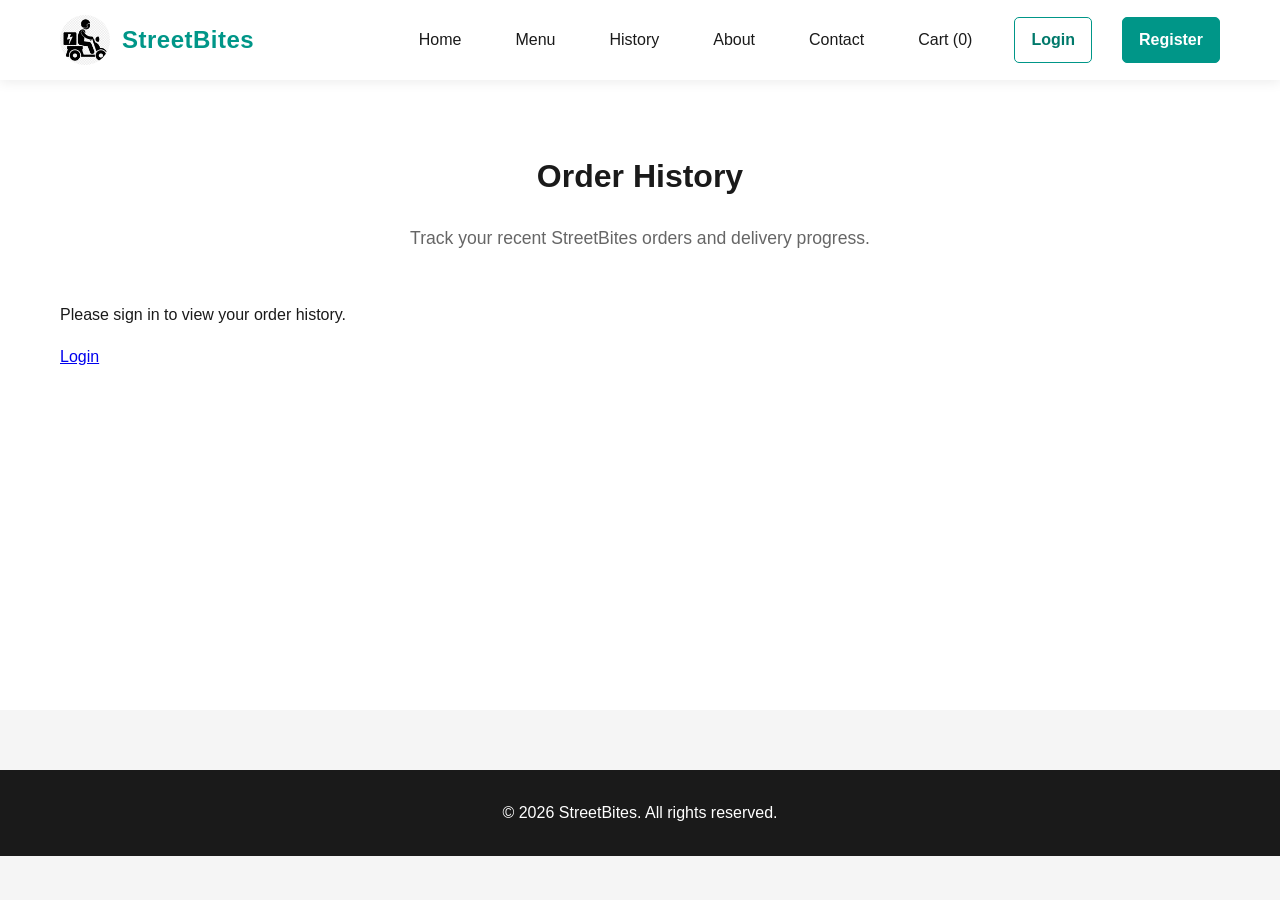
<file: Web App/history.html>
<!DOCTYPE html>
<html lang="en">
<head>
  <!-- Basic page settings and linked assets -->
  <meta charset="UTF-8">
  <meta name="viewport" content="width=device-width, initial-scale=1.0">
  <title>Order History - StreetBites</title>
  <link rel="stylesheet" href="style.css">
  <script src="app.js" defer></script>
</head>
<body>

<!-- Site header with logo and navigation links -->
<header>
  <div class="header-content">
    <div class="logo"><img src="images/logo2.jpg" alt="StreetBites Logo"><span class="logo-text">StreetBites</span></div>
    <!-- Button used by app.js to open and close the mobile menu -->
    <button class="nav-toggle" type="button" aria-label="Open menu" aria-expanded="false">Menu</button>
    <nav>
      <a href="index.html">Home</a>
      <a href="dashboard.html">Menu</a>
      <a href="history.html">History</a>
      <a href="auth.html">About</a>
      <a href="contact.html">Contact</a>
      <a href="cart.html">Cart (<span data-cart-count>0</span>)</a>
      <a href="login.html">Login</a>
      <a href="register.html">Register</a>
    </nav>
  </div>
</header>

<!-- Order history page content -->
<main class="history-page">
  <div class="container">
    <div class="products-header">
      <h1>Order History</h1>
      <p>Track your recent StreetBites orders and delivery progress.</p>
    </div>

    <!-- Empty state shown when there are no orders or the user is logged out -->
    <div class="empty-cart" id="historyEmpty">
      <p>No orders yet.</p>
      <p>Place an order from the menu and it will appear here.</p>
      <a href="dashboard.html">Browse Menu</a>
    </div>

    <!-- app.js fills this area with saved order cards -->
    <div class="history-list" id="historyList"></div>
  </div>
</main>

<!-- Site footer -->
<footer>
  <p>&copy; 2026 StreetBites. All rights reserved.</p>
</footer>

</body>
</html>
</file>
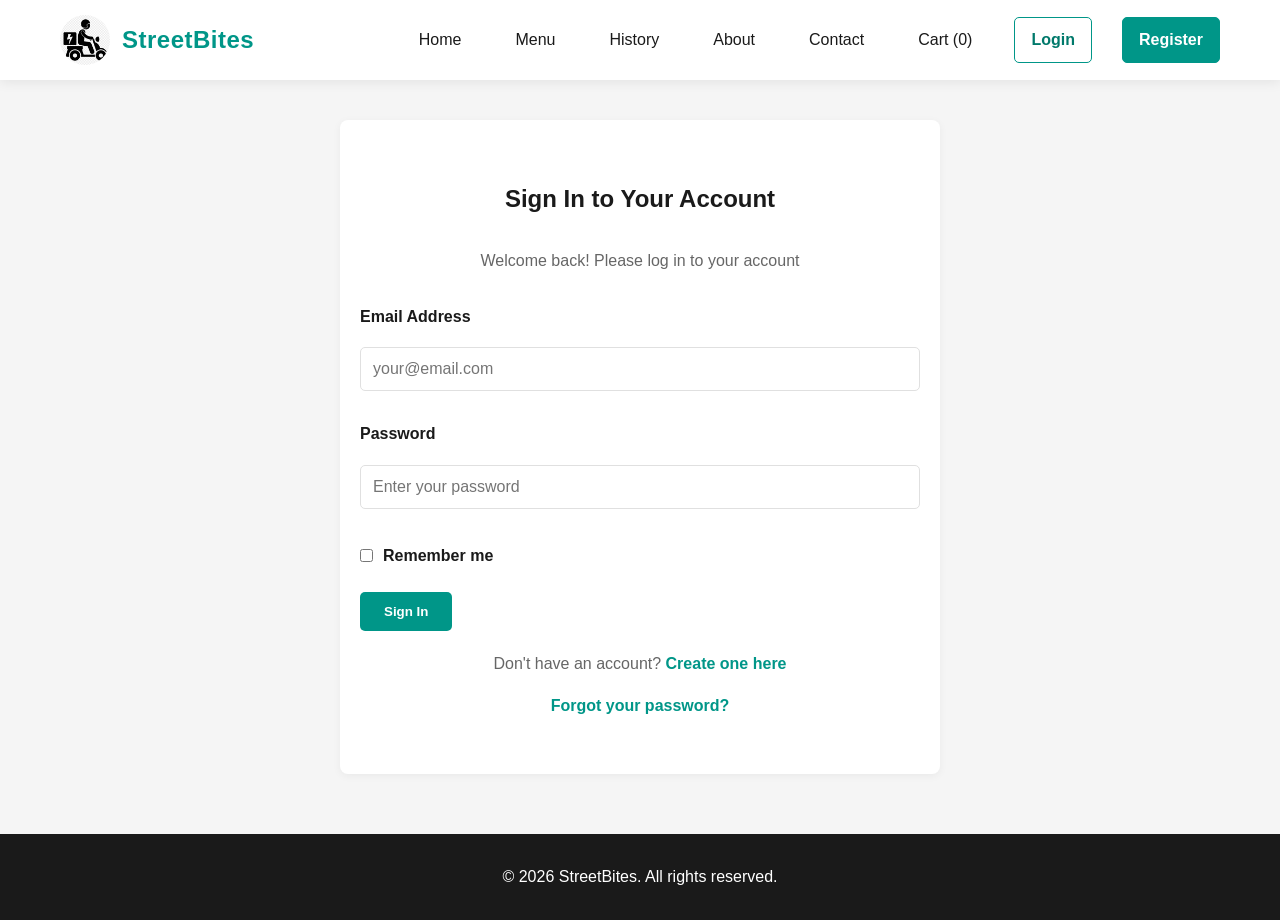
<file: Web App/login.html>
<!DOCTYPE html>
<html lang="en">
<head>
  <!-- Basic page settings and linked assets -->
  <meta charset="UTF-8">
  <meta name="viewport" content="width=device-width, initial-scale=1.0">
  <title>Login - StreetBites</title>
  <link rel="stylesheet" href="style.css">
  <script src="app.js" defer></script>
</head>
<body>

<!-- Site header with logo and navigation links -->
<header>
  <div class="header-content">
    <div class="logo"><img src="images/logo2.jpg" alt="StreetBites Logo"><span class="logo-text">StreetBites</span></div>
    <!-- Button used by app.js to open and close the mobile menu -->
    <button class="nav-toggle" type="button" aria-label="Open menu" aria-expanded="false">Menu</button>
    <nav>
      <a href="index.html">Home</a>
      <a href="dashboard.html">Menu</a>
      <a href="history.html">History</a>
      <a href="auth.html">About</a>
      <a href="contact.html">Contact</a>
      <a href="cart.html">Cart (<span data-cart-count>0</span>)</a>
      <a href="login.html">Login</a>
      <a href="register.html">Register</a>
    </nav>
  </div>
</header>

<!-- Login form section -->
<div class="form-section">
  <h2>Sign In to Your Account</h2>
  <p style="text-align: center; color: var(--text-light); margin-bottom: 30px;">Welcome back! Please log in to your account</p>
  
  <!-- novalidate lets custom JavaScript validation handle form errors -->
  <form id="loginForm" novalidate>
    <!-- User email input -->
    <div class="form-group">
      <label for="loginEmail">Email Address</label>
      <input type="email" id="loginEmail" name="email" placeholder="your@email.com">
    </div>
    
    <!-- User password input -->
    <div class="form-group">
      <label for="loginPassword">Password</label>
      <input type="password" id="loginPassword" name="password" placeholder="Enter your password">
    </div>
    
    <div class="form-group" style="display: flex; align-items: center; gap: 10px;">
      <input type="checkbox" id="remember" style="width: auto;">
      <label for="remember" style="margin: 0;">Remember me</label>
    </div>
    <!-- Hidden message area for success or error feedback -->
    <div class="message" id="loginMessage" hidden></div>
    <button type="submit">Sign In</button>
  </form>
  
  <!-- Account help links -->
  <p style="text-align: center; color: var(--text-light); margin-top: 20px;">
    Don't have an account? <a href="register.html" style="color: var(--accent); text-decoration: none; font-weight: 600;">Create one here</a>
  </p>
  
  <p style="text-align: center; color: var(--text-light); margin-top: 10px;">
    <a href="#" style="color: var(--accent); text-decoration: none; font-weight: 600;">Forgot your password?</a>
  </p>
</div>

<!-- Site footer -->
<footer>
  <p>&copy; 2026 StreetBites. All rights reserved.</p>
</footer>

</body>
</html>
</file>
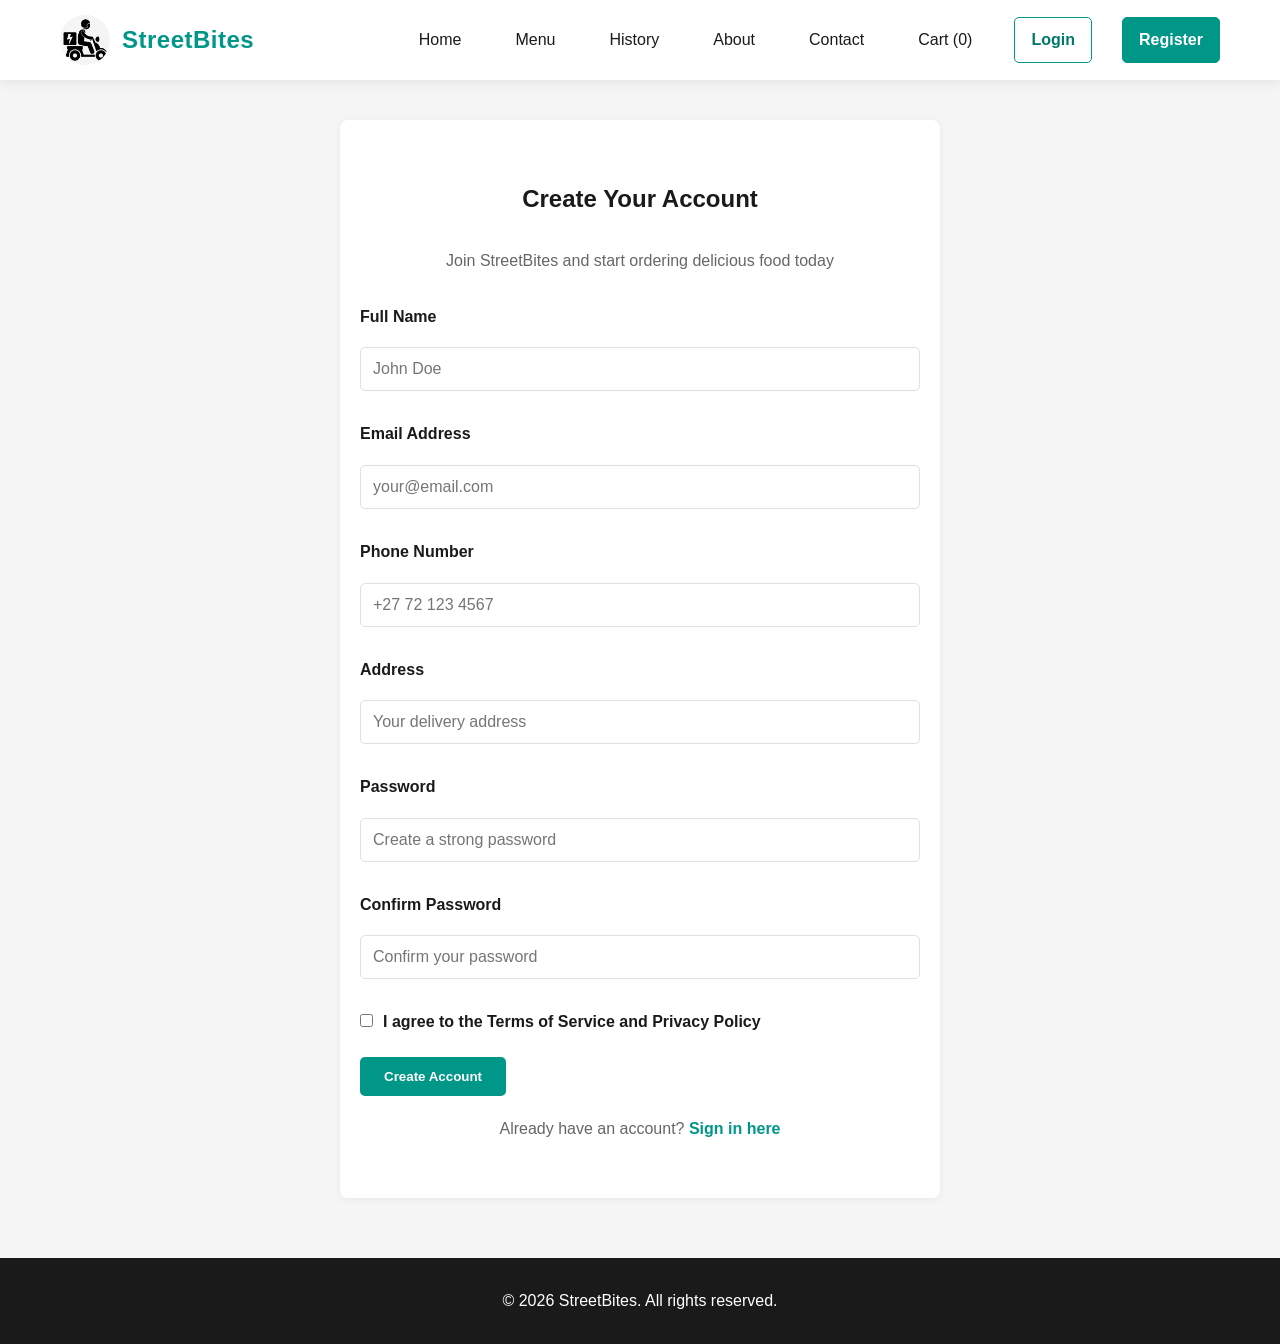
<file: Web App/register.html>
<!DOCTYPE html>
<html lang="en">
<head>
  <!-- Basic page settings and linked assets -->
  <meta charset="UTF-8">
  <meta name="viewport" content="width=device-width, initial-scale=1.0">
  <title>Register - StreetBites</title>
  <link rel="stylesheet" href="style.css">
  <script src="app.js" defer></script>
</head>
<body>

<!-- Site header with logo and navigation links -->
<header>
  <div class="header-content">
    <div class="logo"><img src="images/logo2.jpg" alt="StreetBites Logo"><span class="logo-text">StreetBites</span></div>
    <!-- Button used by app.js to open and close the mobile menu -->
    <button class="nav-toggle" type="button" aria-label="Open menu" aria-expanded="false">Menu</button>
    <nav>
      <a href="index.html">Home</a>
      <a href="dashboard.html">Menu</a>
      <a href="history.html">History</a>
      <a href="auth.html">About</a>
      <a href="contact.html">Contact</a>
      <a href="cart.html">Cart (<span data-cart-count>0</span>)</a>
      <a href="login.html">Login</a>
      <a href="register.html">Register</a>
    </nav>
  </div>
</header>

<!-- Account registration form section -->
<div class="form-section">
  <h2>Create Your Account</h2>
  <p style="text-align: center; color: var(--text-light); margin-bottom: 30px;">Join StreetBites and start ordering delicious food today</p>
  
  <!-- novalidate lets custom JavaScript validation handle form errors -->
  <form id="registerForm" novalidate>
    <!-- User personal details -->
    <div class="form-group">
      <label for="registerName">Full Name</label>
      <input type="text" id="registerName" name="fullName" placeholder="John Doe">
    </div>
    
    <div class="form-group">
      <label for="registerEmail">Email Address</label>
      <input type="email" id="registerEmail" name="email" placeholder="your@email.com">
    </div>
    
    <div class="form-group">
      <label for="registerPhone">Phone Number</label>
      <input type="tel" id="registerPhone" name="phone" placeholder="+27 72 123 4567">
    </div>
    
    <div class="form-group">
      <label for="registerAddress">Address</label>
      <input type="text" id="registerAddress" name="address" placeholder="Your delivery address">
    </div>
    
    <!-- Password fields used to confirm both values match -->
    <div class="form-group">
      <label for="registerPassword">Password</label>
      <input type="password" id="registerPassword" name="password" placeholder="Create a strong password">
    </div>
    
    <div class="form-group">
      <label for="confirmPassword">Confirm Password</label>
      <input type="password" id="confirmPassword" name="confirmPassword" placeholder="Confirm your password">
    </div>
    
    <div class="form-group" style="display: flex; align-items: flex-start; gap: 10px;">
      <input type="checkbox" id="agree" name="agree" style="width: auto; margin-top: 5px;">
      <label for="agree" style="margin: 0;">I agree to the Terms of Service and Privacy Policy</label>
    </div>
    <!-- Hidden message area for success or error feedback -->
    <div class="message" id="registerMessage" hidden></div>
    <button type="submit">Create Account</button>
  </form>
  
  <!-- Link for users who already have an account -->
  <p style="text-align: center; color: var(--text-light); margin-top: 20px;">
    Already have an account? <a href="login.html" style="color: var(--accent); text-decoration: none; font-weight: 600;">Sign in here</a>
  </p>
</div>

<!-- Site footer -->
<footer>
  <p>&copy; 2026 StreetBites. All rights reserved.</p>
</footer>

</body>
</html>
</file>
<file: Web App/style.css>
/* Global color variables used across the whole website. */
:root {
  --primary: #1a1a1a;
  --primary-light: #333333;
  --accent: #009688;
  --accent-dark: #00796b;
  --bg: #ffffff;
  --bg-light: #f5f5f5;
  --text: #1a1a1a;
  --text-light: #666666;
  --border: #e0e0e0;
}

* {
  box-sizing: border-box;
}

/* BODY - Base page typography and background. */
body {
  background: var(--bg-light);
  font-family: 'Segoe UI', -apple-system, sans-serif;
  margin: 0;
  color: var(--text);
  line-height: 1.6;
}

/* HEADER/NAV - Sticky top navigation shared by all pages. */
header {
  background: #ffffff;
  color: white;
  padding: 0;
  position: sticky;
  top: 0;
  z-index: 100;
  box-shadow: 0 2px 12px rgba(0,0,0,0.08);
}

header .header-content {
  max-width: 1200px;
  margin: 0 auto;
  display: flex;
  justify-content: space-between;
  align-items: center;
  padding: 15px 20px;
}

header .logo {
  height: 50px;
  width: auto;
  display: flex;
  align-items: center;
  gap: 12px;
}

header .logo img {
  height: 100%;
  width: auto;
  max-width: 80px;
  border-radius: 50%;
  object-fit: cover;
}

header .logo-text {
  font-size: 1.5em;
  font-weight: bold;
  color: var(--accent);
  letter-spacing: 0.5px;
}

header nav {
  display: flex;
  gap: 30px;
  align-items: center;
  flex-wrap: wrap;
  justify-content: flex-end;
}

header nav a {
  color: var(--text);
  text-decoration: none;
  font-weight: 500;
  transition: all 0.3s;
  padding: 8px 12px;
  border-radius: 5px;
  position: relative;
}

header nav a:hover {
  color: var(--accent-dark);
  background: rgba(5,163,87,0.08);
  transform: translateY(-2px);
}

header nav a::after {
  content: '';
  position: absolute;
  bottom: 0;
  left: 0;
  width: 0;
  height: 2px;
  background: var(--accent);
  transition: width 0.3s;
}

header nav a:hover::after {
  width: 100%;
}

.nav-toggle {
  display: none;
}

/* CONTAINER - Keeps page content centered and readable. */
.container {
  max-width: 1200px;
  margin: 0 auto;
  padding: 0 20px;
}

/* HERO SECTION - Reusable hero banner styling. */
.hero {
  background: linear-gradient(135deg, #1a1a1a 0%, #333333 100%);
  color: white;
  padding: 80px 20px;
  text-align: center;
}

.hero h1 {
  font-size: 2.5em;
  margin: 0 0 15px 0;
}

.hero p {
  font-size: 1.2em;
  color: #ccc;
  margin: 0 0 30px 0;
}

.hero-btn {
  background: var(--accent);
  color: white;
  padding: 15px 40px;
  border: none;
  border-radius: 5px;
  font-size: 1em;
  cursor: pointer;
  font-weight: 600;
  transition: background 0.3s;
}

.hero-btn:hover {
  background: var(--accent-dark);
}

/* PRODUCT GRID - Menu and featured item card layout. */
.products-section {
  padding: 50px 20px;
  background: white;
}

.products-header {
  text-align: center;
  margin-bottom: 50px;
}

.products-header h2 {
  font-size: 2em;
  margin: 0 0 10px 0;
  color: var(--primary);
}

.products-header p {
  color: var(--text-light);
  font-size: 1.1em;
}

.product-grid {
  display: grid;
  grid-template-columns: repeat(auto-fit, minmax(250px, 1fr));
  gap: 25px;
}

.product-card {
  background: white;
  border: 1px solid var(--border);
  border-radius: 8px;
  overflow: hidden;
  transition: all 0.3s ease;
  box-shadow: 0 2px 8px rgba(0,0,0,0.05);
}

.product-card:hover {
  box-shadow: 0 8px 20px rgba(0,156,136,0.15);
  transform: translateY(-5px);
  border-color: var(--accent);
}

.product-image {
  width: 100%;
  height: 250px;
  object-fit: cover;
  display: block;
}

.product-info {
  padding: 20px;
}

.product-name {
  font-size: 1.1em;
  font-weight: 600;
  margin: 0 0 8px 0;
  color: var(--primary);
}

header nav a[href="login.html"],
header nav a[href="register.html"] {
  border: 1px solid var(--accent);
  border-radius: 5px;
  color: var(--accent-dark);
  font-weight: 700;
  padding: 9px 16px;
}

header nav a[href="register.html"] {
  background: var(--accent);
  color: white;
}

header nav a[href="login.html"]:hover,
header nav a[href="register.html"]:hover {
  background: var(--accent-dark);
  color: white;
}

.delivery-hero {
  align-items: center;
  background:
    linear-gradient(90deg, rgba(255,255,255,0.96) 0%, rgba(255,255,255,0.86) 48%, rgba(255,255,255,0.08) 100%),
    url("images/banner image 2.jpg") center / cover no-repeat;
  display: flex;
  min-height: 620px;
  padding: 55px max(24px, calc((100vw - 1200px) / 2)) 55px;
}

/* LANDING PAGE - Address search hero and quick steps. */
.banner-landing {
  position: relative;
}

.delivery-hero-content {
  max-width: 660px;
}

.eyebrow {
  color: var(--accent-dark);
  font-weight: 800;
  letter-spacing: 0.08em;
  margin: 0 0 14px 0;
  text-transform: uppercase;
}

.delivery-hero h1 {
  color: #101010;
  font-size: clamp(2.4rem, 6vw, 4.8rem);
  line-height: 1;
  margin: 0 0 22px 0;
  max-width: 720px;
}

.hero-copy {
  color: #333;
  font-size: 1.18em;
  margin: 0 0 28px 0;
  max-width: 580px;
}

.address-search {
  align-items: stretch;
  background: white;
  box-shadow: 0 12px 28px rgba(0,0,0,0.14);
  display: flex;
  gap: 10px;
  max-width: 720px;
  padding: 10px;
}

.address-search input {
  border: none;
  margin: 0;
  min-height: 56px;
}

.address-search input:focus {
  box-shadow: none;
}

.address-search button {
  border-radius: 0;
  min-width: 135px;
}

.hero-actions {
  display: flex;
  flex-wrap: wrap;
  gap: 18px;
  margin-top: 20px;
}

.text-link {
  color: #111;
  font-weight: 700;
  text-decoration: underline;
  text-underline-offset: 4px;
}

.quick-steps {
  background: white;
  display: grid;
  gap: 24px;
  grid-template-columns: repeat(3, 1fr);
  padding: 38px max(24px, calc((100vw - 1200px) / 2));
}

.quick-steps div {
  border-top: 1px solid var(--border);
  padding-top: 22px;
}

.quick-steps span {
  align-items: center;
  background: #111;
  color: white;
  display: inline-flex;
  font-weight: 800;
  height: 34px;
  justify-content: center;
  margin-bottom: 12px;
  width: 34px;
}

.quick-steps h2 {
  font-size: 1.15em;
  margin: 0 0 6px 0;
}

.quick-steps p {
  color: var(--text-light);
  margin: 0;
}

.product-category {
  color: var(--accent-dark);
  font-size: 0.78em;
  font-weight: 700;
  letter-spacing: 0.08em;
  margin: 0 0 6px 0;
  text-transform: uppercase;
}

.product-desc {
  color: var(--text-light);
  font-size: 0.95em;
  margin: 0 0 15px 0;
}

.product-footer {
  display: flex;
  justify-content: space-between;
  align-items: center;
}

.product-price {
  font-size: 1.3em;
  font-weight: 700;
  color: var(--accent);
}

.product-btn {
  background: var(--accent);
  color: white;
  border: none;
  padding: 10px 20px;
  border-radius: 5px;
  cursor: pointer;
  font-weight: 600;
  transition: background 0.3s;
}

.product-btn:hover {
  background: var(--accent-dark);
}

/* BUTTONS - Default styling for normal button elements. */
button {
  background: var(--accent);
  color: white;
  border: none;
  padding: 12px 24px;
  border-radius: 5px;
  cursor: pointer;
  font-weight: 600;
  transition: background 0.3s;
}

button:hover {
  background: var(--accent-dark);
}

/* FORMS - Shared input, textarea, select, and message styling. */
input, textarea, select {
  width: 100%;
  padding: 12px;
  margin: 10px 0;
  border: 1px solid var(--border);
  border-radius: 5px;
  font-family: inherit;
  font-size: 1em;
}

input:focus, textarea:focus, select:focus {
  outline: none;
  border-color: var(--accent);
  box-shadow: 0 0 0 2px rgba(0,150,136,0.1);
}

.visually-hidden {
  clip: rect(0 0 0 0);
  clip-path: inset(50%);
  height: 1px;
  overflow: hidden;
  position: absolute;
  white-space: nowrap;
  width: 1px;
}

.message {
  border-radius: 5px;
  font-weight: 600;
  margin: 16px 0;
  padding: 12px 14px;
}

.message.success {
  background: #e6f5f2;
  border: 1px solid rgba(0, 150, 136, 0.35);
  color: #00695c;
}

.message.error {
  background: #fdecec;
  border: 1px solid rgba(220, 53, 69, 0.35);
  color: #9f1d2a;
}

/* CONTENT SECTIONS - Generic text sections used by simple pages. */
.section {
  padding: 50px 20px;
  max-width: 1000px;
  margin: 0 auto;
}

.section h2 {
  color: var(--primary);
  font-size: 1.8em;
  margin-bottom: 20px;
}

.section p {
  color: var(--text-light);
  line-height: 1.8;
  margin-bottom: 15px;
}

/* FORM SECTION - Card-style layout for login, register, contact, and checkout forms. */
.form-section {
  background: white;
  padding: 40px 20px;
  max-width: 600px;
  margin: 40px auto;
  border-radius: 8px;
  box-shadow: 0 2px 8px rgba(0,0,0,0.05);
}

/* HISTORY PAGE - Order cards and delivery tracking steps. */
.checkout-panel {
  margin-top: 35px;
  max-width: 1000px;
}

.history-page {
  background: white;
  min-height: 70vh;
  padding: 50px 20px;
}

.history-list {
  display: grid;
  gap: 22px;
}

.history-card {
  background: white;
  border: 1px solid var(--border);
  border-radius: 8px;
  box-shadow: 0 2px 8px rgba(0,0,0,0.05);
  padding: 24px;
}

.history-card-header {
  align-items: flex-start;
  display: flex;
  gap: 18px;
  justify-content: space-between;
}

.history-card h2,
.history-card p {
  margin: 0;
}

.history-card-header strong {
  color: var(--accent);
  font-size: 1.3em;
}

.tracking-steps {
  display: grid;
  gap: 10px;
  grid-template-columns: repeat(4, 1fr);
  margin: 24px 0;
}

.tracking-steps span {
  border-top: 4px solid var(--border);
  color: var(--text-light);
  font-size: 0.9em;
  font-weight: 700;
  padding-top: 10px;
}

.tracking-steps span.active {
  border-color: var(--accent);
  color: var(--accent-dark);
}

.history-items {
  color: var(--text-light);
  margin: 0 0 18px 0;
  padding-left: 20px;
}

.history-address {
  color: var(--text-light);
}

.form-section h2 {
  text-align: center;
  color: var(--primary);
  margin-bottom: 30px;
}

.form-group {
  margin-bottom: 20px;
}

.form-group label {
  display: block;
  margin-bottom: 8px;
  font-weight: 600;
  color: var(--primary);
}

.form-group input,
.form-group textarea,
.form-group select {
  width: 100%;
  padding: 12px;
  border: 1px solid var(--border);
  border-radius: 5px;
}

/* FOOTER - Shared footer shown at the bottom of every page. */
footer {
  background: var(--primary);
  color: white;
  text-align: center;
  padding: 30px 20px;
  margin-top: 60px;
}

footer p {
  margin: 0;
}

/* ANIMATIONS - Small fade-in effect used on cards. */
@keyframes fadeIn {
  from { opacity: 0; transform: translateY(10px); }
  to { opacity: 1; transform: translateY(0); }
}

.fade-in {
  animation: fadeIn 0.6s ease-in-out;
}

/* RESPONSIVE - Tablet and mobile layout adjustments. */
@media (max-width: 768px) {
  button,
  .hero-btn,
  .product-btn,
  .checkout-btn,
  .continue-shopping,
  .empty-cart a,
  .cta-btn {
    align-items: center;
    display: inline-flex;
    font-size: 0.95rem;
    justify-content: center;
    line-height: 1.2;
    min-height: 44px;
    padding: 10px 16px;
  }

  header .header-content {
    align-items: center;
    flex-direction: row;
    gap: 14px;
    justify-content: space-between;
    padding: 12px 16px;
  }

  header .logo {
    height: 44px;
  }

  header .logo-text {
    font-size: 1.25em;
  }

  header nav {
    background: white;
    box-shadow: -14px 0 35px rgba(0,0,0,0.18);
    display: flex;
    flex-direction: column;
    gap: 4px;
    height: 100vh;
    justify-content: flex-start;
    max-width: 310px;
    padding: 76px 22px 24px;
    position: fixed;
    right: 0;
    top: 0;
    transform: translateX(110%);
    transition: transform 0.3s ease;
    width: 82vw;
    z-index: 150;
  }

  header nav.nav-open {
    transform: translateX(0);
  }

  header nav a {
    align-items: center;
    background: transparent;
    border-bottom: 1px solid var(--border);
    border-radius: 0;
    color: var(--text);
    display: flex;
    font-size: 1rem;
    justify-content: flex-start;
    line-height: 1.35;
    min-height: 48px;
    padding: 12px 2px;
    text-align: left;
  }

  header nav a[href="login.html"],
  header nav a[href="register.html"] {
    border: 1px solid var(--accent);
    border-radius: 5px;
    justify-content: center;
    margin-top: 8px;
    padding: 11px 14px;
  }

  header nav a::after {
    display: none;
  }

  .nav-toggle {
    align-items: center;
    background: var(--accent);
    border-radius: 5px;
    display: inline-flex;
    font-size: 0.9rem;
    font-weight: 700;
    height: 44px;
    justify-content: center;
    line-height: 1;
    padding: 0;
    position: relative;
    width: 64px;
    z-index: 200;
  }

  body.menu-open {
    overflow: hidden;
  }
  
  .hero h1 {
    font-size: 1.8em;
  }

  .delivery-hero {
    min-height: auto;
    padding: 36px 16px;
  }

  .address-search {
    flex-direction: column;
    max-width: 100%;
  }

  .address-search button {
    min-height: 52px;
    width: 100%;
  }

  .delivery-hero {
    background:
      linear-gradient(180deg, rgba(255,255,255,0.98) 0%, rgba(255,255,255,0.9) 58%, rgba(255,255,255,0.5) 100%),
      url("images/banner image 2.jpg") center / cover no-repeat;
  }

  .delivery-hero h1 {
    font-size: 2.35rem;
  }

  .hero-copy {
    font-size: 1em;
  }

  .hero-actions {
    gap: 12px;
  }

  .quick-steps {
    grid-template-columns: 1fr;
    padding: 30px 16px;
  }

  .products-section,
  .history-page {
    padding: 34px 16px;
  }

  .container,
  .section,
  .about-content,
  .cart-container {
    max-width: 100%;
    padding-left: 16px;
    padding-right: 16px;
  }

  .about-hero {
    padding: 42px 16px;
  }

  .about-hero h1 {
    font-size: 2rem;
  }

  .about-section {
    margin-bottom: 34px;
  }

  .about-section h2,
  .section h2 {
    font-size: 1.45em;
  }

  .features-grid,
  .stats-grid {
    grid-template-columns: 1fr;
  }

  .feature-card,
  .stat {
    padding: 18px;
  }

  .feature-icon {
    font-size: 1.6em;
    height: auto;
    min-height: 40px;
  }

  .stats-section,
  .cta-section {
    border-radius: 0;
    margin-left: -16px;
    margin-right: -16px;
    padding: 34px 16px;
  }

  .stat-number {
    font-size: 2em;
  }

  .cta-section .cta-btn {
    margin: 10px 0 0 0 !important;
    width: 100%;
  }

  .search-container {
    margin-bottom: 22px;
  }

  .search-box {
    max-width: 100%;
  }

  .search-box input {
    padding: 13px 14px;
  }

  .products-header {
    margin-bottom: 28px;
  }

  .products-header h1,
  .products-header h2 {
    font-size: 1.65em;
  }
  
  .product-grid {
    grid-template-columns: 1fr;
    gap: 18px;
  }

  .product-image {
    height: 210px;
  }

  .product-footer,
  .quantity-control {
    align-items: stretch;
    flex-direction: column;
    gap: 10px;
  }

  .product-price {
    font-size: 1.15em;
  }

  .product-btn {
    width: 100%;
  }

  .cart-table {
    display: block;
    overflow-x: auto;
    white-space: nowrap;
  }

  .cart-table table,
  .cart-table thead,
  .cart-table tbody,
  .cart-table tr {
    width: 100%;
  }

  .cart-table th,
  .cart-table td {
    min-width: 125px;
    padding: 12px;
  }

  .cart-container {
    overflow-x: auto;
    padding: 30px 16px;
  }

  .cart-title {
    font-size: 1.65em;
  }

  .cart-summary {
    max-width: none;
  }

  .summary-row {
    gap: 14px;
  }

  .checkout-btn,
  .continue-shopping,
  .form-section button[type="submit"] {
    width: 100%;
  }

  .quantity-control button {
    min-height: 38px;
    width: 100%;
  }

  .quantity-control input {
    min-height: 38px;
    width: 100%;
  }

  .cart-table .quantity-control {
    align-items: center;
    flex-direction: row;
    gap: 8px;
  }

  .cart-table .quantity-control button {
    flex: 0 0 38px;
    min-height: 38px;
    width: 38px;
  }

  .cart-table .quantity-control input {
    flex: 0 0 56px;
    margin: 0;
    width: 56px;
  }

  .form-section {
    border-radius: 0;
    margin: 24px 16px;
    padding: 28px 16px;
  }

  .form-section h2 {
    font-size: 1.45em;
    margin-bottom: 20px;
  }

  .form-group {
    margin-bottom: 16px;
  }

  .checkout-panel {
    margin-left: 0;
    margin-right: 0;
  }

  input,
  textarea,
  select {
    font-size: 16px;
  }

  .history-card-header {
    flex-direction: column;
  }

  .tracking-steps {
    grid-template-columns: 1fr;
  }

  .history-card {
    padding: 18px;
  }

  footer {
    margin-top: 34px;
    padding: 24px 16px;
  }
}

/* RESPONSIVE - Extra adjustments for very small phones. */
@media (max-width: 420px) {
  button,
  .hero-btn,
  .product-btn,
  .checkout-btn,
  .continue-shopping,
  .empty-cart a,
  .cta-btn {
    font-size: 0.9rem;
    min-height: 42px;
    padding: 9px 13px;
  }

  header nav {
    max-width: 280px;
  }

  header nav a {
    min-height: 46px;
    padding: 10px 2px;
  }

  .nav-toggle {
    height: 40px;
    width: 58px;
  }

  .delivery-hero h1 {
    font-size: 2rem;
  }

  .address-search {
    box-shadow: 0 8px 22px rgba(0,0,0,0.12);
  }

  .product-image {
    height: 190px;
  }

  .form-section {
    margin-left: 0;
    margin-right: 0;
  }

  .cart-table th,
  .cart-table td {
    min-width: 110px;
    padding: 10px;
  }

  .empty-cart {
    padding: 34px 14px;
  }
}
</file>
